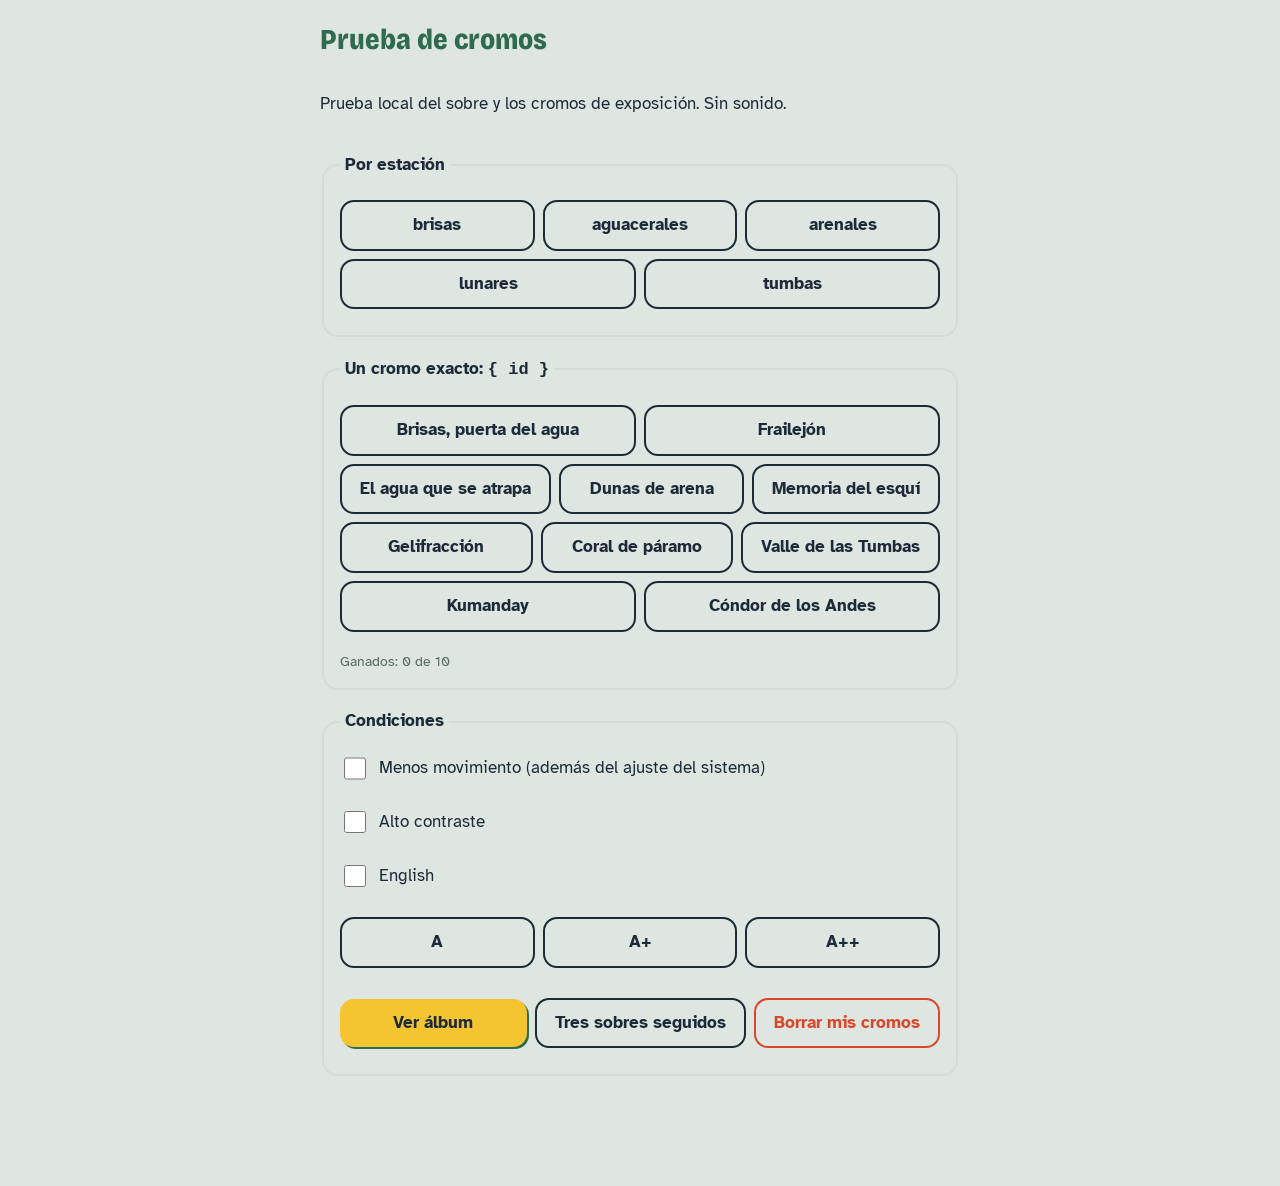
<file: cromos.html>
<!doctype html>
<html lang="es">
<head>
  <meta charset="utf-8">
  <meta name="viewport" content="width=device-width, initial-scale=1, viewport-fit=cover">
  <title>Fray · prueba de cromos</title>
  <meta name="robots" content="noindex">
  <link rel="icon" href="icons/icon-192.png">
  <link rel="stylesheet" href="styles.css">
  <style>
    :root { --hoja: var(--papel-2); --linea: var(--papel-3); --radio: 16px; }
    main { width: min(100% - 2rem, 40rem); margin: 1.5rem auto; display: grid; gap: 1.2rem; }
    h1 { font: 800 1.8rem/1.1 var(--display); font-stretch: 85%; color: var(--verde); margin: 0; }
    fieldset { border: 2px solid var(--linea); border-radius: var(--radio); padding: .8rem 1rem 1rem; display: grid; gap: .6rem; }
    legend { font-weight: 700; padding: 0 .3rem; }
    .fila { display: flex; flex-wrap: wrap; gap: .5rem; }
    .fila .btn { flex: 1 1 10rem; }
    .gano { margin: 0; font-size: .9rem; color: var(--gris); }
    label { display: flex; gap: .6rem; align-items: center; min-height: 44px; }
    input[type="checkbox"] { width: 1.4rem; height: 1.4rem; }
  </style>
</head>
<body>
  <main>
    <h1>Prueba de cromos</h1>
    <p>Prueba local del sobre y los cromos de exposición. Sin sonido.</p>

    <fieldset>
      <legend>Por estación</legend>
      <div class="fila" id="por-estacion"></div>
    </fieldset>

    <fieldset>
      <legend>Un cromo exacto: <code>{ id }</code></legend>
      <div class="fila" id="por-id"></div>
      <p class="gano" id="gano" aria-live="polite"></p>
    </fieldset>

    <fieldset>
      <legend>Condiciones</legend>
      <label><input type="checkbox" id="quieto"> Menos movimiento (además del ajuste del sistema)</label>
      <label><input type="checkbox" id="contraste"> Alto contraste</label>
      <label><input type="checkbox" id="ingles"> English</label>
      <div class="fila" id="letra">
        <button class="btn btn-linea" type="button" data-letra="1">A</button>
        <button class="btn btn-linea" type="button" data-letra="2">A+</button>
        <button class="btn btn-linea" type="button" data-letra="3">A++</button>
      </div>
      <div class="fila">
        <button class="btn btn-flor" type="button" id="ver-album">Ver álbum</button>
        <button class="btn btn-linea" type="button" id="tres">Tres sobres seguidos</button>
        <button class="btn btn-peligro" type="button" id="olvidar">Borrar mis cromos</button>
      </div>
    </fieldset>
  </main>

  <script type="module">
    import { ganados, olvidar } from './js/cromos-demo.js';
    import { asegurarVigencia } from './js/vigencia.js';
    import { cargarPaquete } from './js/ui-paquete.js';
    const raiz = document.documentElement;
    const disparar = (detail) => document.dispatchEvent(new CustomEvent('fray:cromo', { detail }));
    await asegurarVigencia();
    await cargarPaquete();
    if (!(await asegurarVigencia()).vigente) {
      document.querySelector('main').replaceChildren(document.createTextNode('El contenido del parque venció.'));
      throw new Error('Contenido del parque vencido');
    }
    const r = await fetch('contenido/cromos.json');
    const { cromos } = await r.json();
    const estaciones = [...new Set(cromos.map((c) => c.estacion).filter(Boolean))];
    const boton = (texto, fn) => { const b = document.createElement('button'); b.type = 'button'; b.className = 'btn btn-linea'; b.textContent = texto; b.onclick = fn; return b; };
    for (const e of estaciones) document.getElementById('por-estacion').append(boton(e, () => disparar({ estacion: e })));
    for (const c of cromos) document.getElementById('por-id').append(boton(c.nombre, () => disparar({ id: c.id })));
    const pintar = () => { document.getElementById('gano').textContent = `Ganados: ${ganados().length} de ${cromos.length}`; };
    pintar();
    document.addEventListener('fray:cromo-pegado', pintar);
    document.getElementById('ver-album').onclick = () => document.dispatchEvent(new CustomEvent('fray:album'));
    document.getElementById('olvidar').onclick = () => { olvidar(); pintar(); };
    document.getElementById('tres').onclick = () => ['brisas-agua', 'aguacerales-frailejon', 'condor'].forEach((id) => disparar({ id }));
    document.getElementById('quieto').onchange = (e) => { if (e.target.checked) raiz.dataset.movimiento = 'reducido'; else delete raiz.dataset.movimiento; };
    document.getElementById('contraste').onchange = (e) => { if (e.target.checked) raiz.dataset.contraste = 'alto'; else delete raiz.dataset.contraste; };
    document.getElementById('ingles').onchange = (e) => { raiz.lang = e.target.checked ? 'en' : 'es'; };
    for (const b of document.querySelectorAll('#letra button')) b.onclick = () => { raiz.dataset.letra = b.dataset.letra; };
  </script>
</body>
</html>
</file>
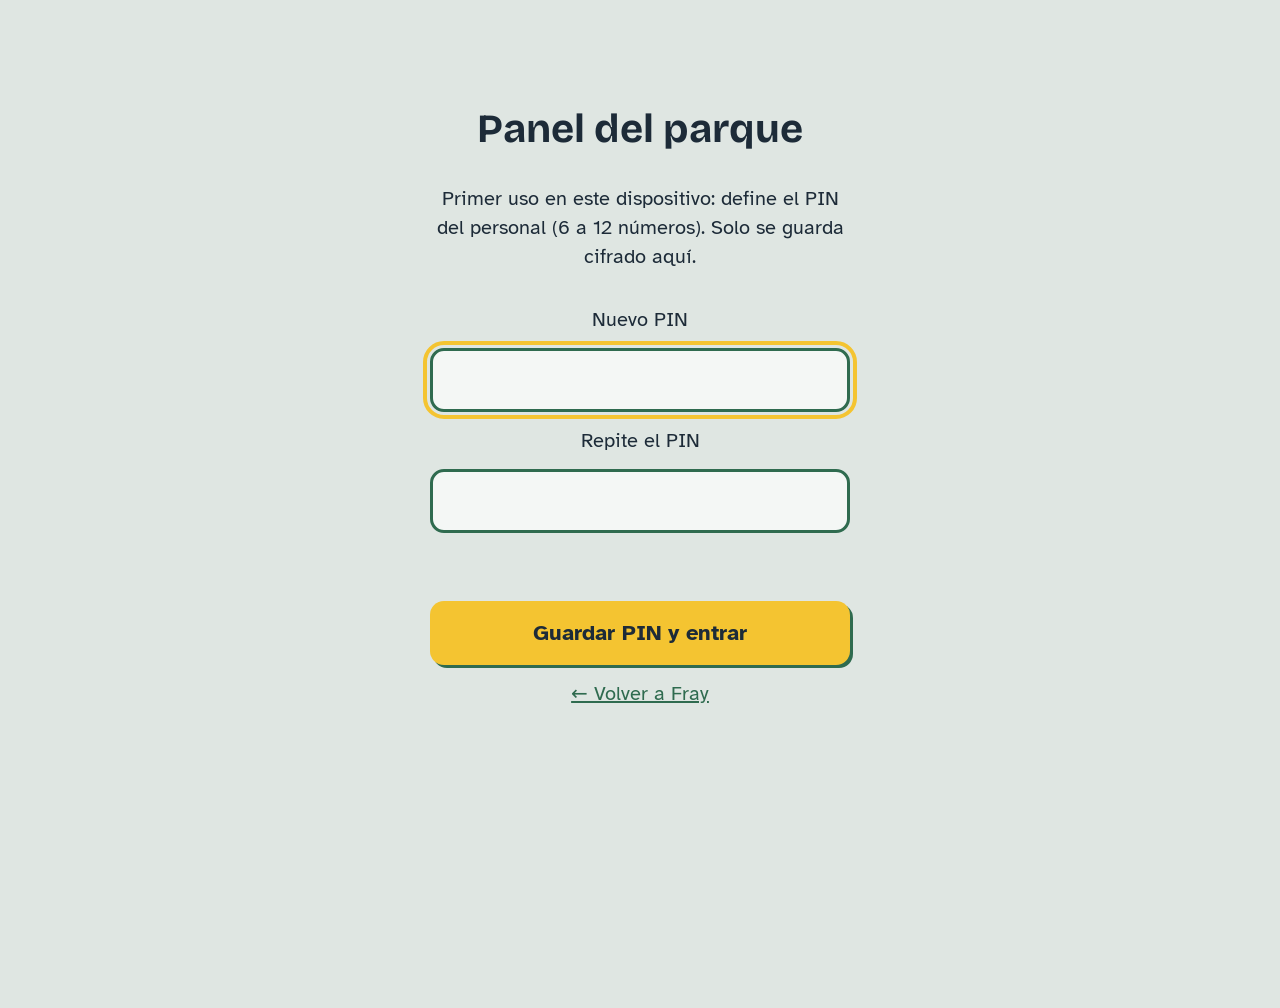
<file: panel.html>
<!doctype html>
<html lang="es">
<head>
  <meta charset="utf-8">
  <meta name="viewport" content="width=device-width, initial-scale=1">
  <title>Panel del parque · Fray</title>
  <meta name="theme-color" content="#2f6b4f">
  <link rel="manifest" href="manifest.json">
  <link rel="icon" href="icons/icon-192.png">
  <link rel="stylesheet" href="panel.css">
</head>
<body>
  <!-- Entrada con PIN: uno por dispositivo, lo define el personal en el primer uso (js/panel-pin.js) -->
  <form class="login" id="login">
    <h1>Panel del parque</h1>
    <p id="login-ayuda">Solo para el personal del parque.</p>
    <label for="pin" id="pin-etiqueta">PIN del personal</label>
    <input id="pin" type="password" inputmode="numeric" autocomplete="off" required>
    <label for="pin2" id="pin2-etiqueta" hidden>Repite el PIN</label>
    <input id="pin2" type="password" inputmode="numeric" autocomplete="off" hidden>
    <p class="error" id="pin-error" role="alert"></p>
    <button class="btn btn-flor btn-grande" id="btn-entrar">Entrar</button>
    <button class="btn btn-peligro btn-mini" type="button" id="btn-restablecer">Restablecer PIN (borra los datos del panel en este dispositivo)</button>
    <a href="./">← Volver a Fray</a>
  </form>

  <div class="panel" id="panel" hidden>
    <h1>Panel del parque</h1>
    <p id="resumen"></p>
    <p class="aviso-demo" id="aviso-ejemplo" hidden></p>

    <nav class="pestanas" role="tablist">
      <button role="tab" data-tab="fichas" aria-selected="true">Fichas</button>
      <button role="tab" data-tab="importar">Importar y exportar</button>
      <button role="tab" data-tab="sin">Preguntas sin respuesta</button>
      <button role="tab" data-tab="versiones">Versiones</button>
      <button role="tab" data-tab="qr">QR de estación</button>
      <button role="tab" data-tab="sync">Sincronización</button>
      <a class="btn btn-mini btn-linea" href="./" style="margin-left:auto">Ver como visitante</a>
    </nav>

    <!-- Fichas: lista + editor -->
    <section data-panel="fichas">
      <div id="lista-fichas">
        <div class="filtros">
          <input type="search" id="f-buscar" placeholder="Buscar por título, texto o pregunta" aria-label="Buscar">
          <select id="f-estacion" aria-label="Estación"></select>
          <select id="f-tipo" aria-label="Tipo"></select>
          <select id="f-estado" aria-label="Estado">
            <option value="">Todos los estados</option>
            <option value="validado">Validado</option>
            <option value="borrador">Borrador</option>
            <option value="bloqueada">Bloqueada</option>
          </select>
          <button class="btn btn-flor" id="btn-nueva">+ Nueva ficha</button>
        </div>
        <table class="tabla">
          <thead><tr><th>Título</th><th>Estación</th><th>Tipo</th><th>Citas</th><th>Estado</th></tr></thead>
          <tbody id="tbody-fichas"></tbody>
        </table>
      </div>

      <form class="form-ficha" id="form-ficha" hidden>
        <h2 id="ed-titulo-form">Editar ficha</h2>
        <div class="fila-campos">
          <label class="campo"><span>Título</span><input name="titulo" required></label>
          <label class="campo"><span>Identificador</span><input name="id" required pattern="[a-z0-9\-]+"><small>Minúsculas y guiones. No cambia después de crearla.</small></label>
        </div>
        <div class="fila-campos">
          <label class="campo"><span>Estación</span><select name="estacion"></select></label>
          <label class="campo"><span>Tema</span><select name="tema"></select></label>
          <label class="campo"><span>Tipo</span><select name="tipo"></select><small>«relato» se muestra como tradición oral.</small></label>
          <label class="campo"><span>Estado</span><select name="estado"></select></label>
        </div>
        <label class="campo"><span>Texto (del guion)</span><textarea name="texto" required></textarea><small>Copia el texto literal o casi literal del guion.</small></label>
        <label class="campo"><span>Respuesta breve</span><textarea name="breve" required style="min-height:70px"></textarea><small>1-2 frases copiadas del propio texto de arriba.</small></label>
        <div class="campo">
          <span>Citas (guion y página del PDF)</span>
          <div id="ed-citas"></div>
          <button type="button" class="btn btn-mini btn-linea" id="btn-cita">+ Añadir cita</button>
        </div>
        <label class="campo"><span>Formas de preguntar (una por línea)</span><textarea name="preguntas" style="min-height:90px"></textarea><small>La primera aparece como sugerencia en la estación.</small></label>
        <div class="fila-campos">
          <label class="interruptor"><input type="checkbox" name="bloqueada"> Bloqueada (no se usa para responder)</label>
          <label class="campo"><span>Motivo del bloqueo</span><input name="motivo"></label>
        </div>
        <p class="error" id="ed-errores" role="alert"></p>
        <div class="acciones">
          <button class="btn btn-flor" type="submit">Guardar</button>
          <button class="btn btn-linea" type="button" id="btn-cancelar">Cancelar</button>
          <button class="btn btn-peligro" type="button" id="btn-borrar">Borrar ficha</button>
        </div>
      </form>
    </section>

    <!-- Importar y exportar -->
    <section data-panel="importar" hidden>
      <h2>Importar fichas</h2>
      <p>Sube un CSV o un JSON. Las fichas con el mismo identificador se reemplazan; las demás se agregan.
        Un JSON con <code>estaciones</code> y <code>fichas</code> se toma como <b>paquete completo</b> (así se copia de un dispositivo a otro).</p>
      <div class="acciones">
        <label class="btn btn-flor">Elegir archivo… <input type="file" id="archivo" accept=".csv,.json,text/csv,application/json" hidden></label>
        <button class="btn btn-linea" id="btn-plantilla-csv">Descargar plantilla CSV</button>
        <button class="btn btn-linea" id="btn-plantilla-json">Descargar plantilla JSON</button>
      </div>
      <div id="import-resultado"></div>
      <h2 style="margin-top:28px">Exportar el paquete</h2>
      <p>Descarga el paquete con todas las fichas para llevarlo por USB a los otros dispositivos (en Brisas, antes de subir).</p>
      <button class="btn btn-verde" id="btn-exportar">Exportar paquete (JSON)</button>
      <h2 style="margin-top:28px">Publicar para todos los teléfonos</h2>
      <p>En el PC de Brisas: 1) «Exportar para publicar» → 2) doble clic en «Publicar» en el escritorio → en 1-2 minutos todo
        teléfono con señal recibe y activa la versión nueva solo. Paso a paso en <code>docs/operacion-base.md</code>.</p>
      <button class="btn btn-flor" id="btn-exportar-publicar">Exportar para publicar</button>
      <p id="export-resultado" role="status"></p>
    </section>

    <!-- Preguntas sin respuesta -->
    <section data-panel="sin" hidden>
      <h2>Preguntas sin respuesta</h2>
      <p>Preguntas que Fray no pudo responder con los guiones. Se guardan solo en este dispositivo, sin datos de quién preguntó.</p>
      <div class="acciones">
        <button class="btn btn-linea" id="btn-sin-csv">Exportar CSV</button>
        <button class="btn btn-peligro" id="btn-sin-limpiar">Limpiar lista</button>
      </div>
      <table class="tabla" style="margin-top:12px">
        <thead><tr><th>Fecha</th><th>Estación</th><th>Pregunta</th><th></th></tr></thead>
        <tbody id="tbody-sin"></tbody>
      </table>
    </section>

    <!-- Versiones -->
    <section data-panel="versiones" hidden>
      <h2>Versiones del paquete</h2>
      <p>Cada vez que guardas se crea una versión nueva. Puedes volver a una anterior.</p>
      <p><button class="btn btn-linea" id="btn-base">Volver al paquete que trae la app</button></p>
      <table class="tabla">
        <thead><tr><th>Versión</th><th>Fecha</th><th>Cambio</th><th>Fichas</th><th></th></tr></thead>
        <tbody id="tbody-versiones"></tbody>
      </table>
    </section>

    <!-- QR de estación -->
    <section data-panel="qr" hidden>
      <h2>QR de estación para imprimir</h2>
      <p>El visitante lo escanea y Fray abre esa estación. Va firmado con la clave del paquete y se verifica sin internet.</p>
      <div class="filtros">
        <select id="qr-estacion" aria-label="Estación"></select>
        <button class="btn btn-flor" id="btn-imprimir">Imprimir</button>
      </div>
      <p class="aviso-demo" id="qr-aviso" hidden>Este paquete no trae clave propia: el QR usa la clave de demostración.</p>
      <div class="imprimible" id="qr-tarjeta"></div>
    </section>

    <!-- Sincronización con la base (contrato §5) -->
    <section data-panel="sync" hidden>
      <h2>Sincronización con la base</h2>
      <p id="sync-estado" class="estado"></p>
      <p id="sync-detalle"></p>
      <div class="acciones">
        <button class="btn btn-flor" id="btn-sync-ahora">Sincronizar ahora</button>
        <button class="btn btn-linea" id="btn-sync-atras">Volver a la versión anterior</button>
        <label class="btn btn-linea">Importar paquete (USB)… <input type="file" id="archivo-usb" accept=".json,application/json" hidden></label>
        <button class="btn btn-linea" id="btn-sync-exportar">Exportar preguntas (USB)</button>
      </div>
      <p id="sync-resultado" role="status"></p>

      <h3 style="margin-top:24px">De dónde se bajan las actualizaciones</h3>
      <p>Vacío = lo publicado en este mismo sitio (<code>/publicado</code>, por defecto). O el servidor de la base, p. ej.
        <code>http://192.168.4.1:8090</code> (wifi local de Brisas).</p>
      <div class="filtros">
        <input id="sync-url" type="url" placeholder="http://192.168.4.1:8090" aria-label="Dirección de la base">
        <button class="btn btn-verde" id="btn-sync-url">Guardar dirección</button>
      </div>
      <h3 style="margin-top:24px">Dónde se suben las preguntas sin respuesta</h3>
      <p>El servidor de la base (<code>servidor/sync_base.py</code>, p. ej. <code>http://192.168.4.1:8090</code>). Vacío = las
        preguntas se quedan en cola en el teléfono hasta que haya dónde subirlas (el sitio publicado no recibe preguntas).</p>
      <div class="filtros">
        <input id="sync-subida" type="url" placeholder="http://192.168.4.1:8090" aria-label="Servidor para subir preguntas">
        <button class="btn btn-verde" id="btn-sync-subida">Guardar servidor</button>
      </div>

      <h3 style="margin-top:24px">Bandeja de la base: preguntas sin respuesta de todos los dispositivos</h3>
      <div class="filtros">
        <input id="sync-token" type="password" placeholder="Token del panel (si la base lo pide)" aria-label="Token del panel" autocomplete="off">
        <button class="btn btn-flor" id="btn-bandeja">Cargar bandeja</button>
      </div>
      <table class="tabla">
        <thead><tr><th>Veces</th><th>Pregunta</th><th>Estación</th><th>Última</th><th></th></tr></thead>
        <tbody id="tbody-bandeja"></tbody>
      </table>
    </section>
  </div>

  <script src="lib/qrcode.js" defer></script>
  <script type="module" src="js/panel.js"></script>
</body>
</html>
</file>
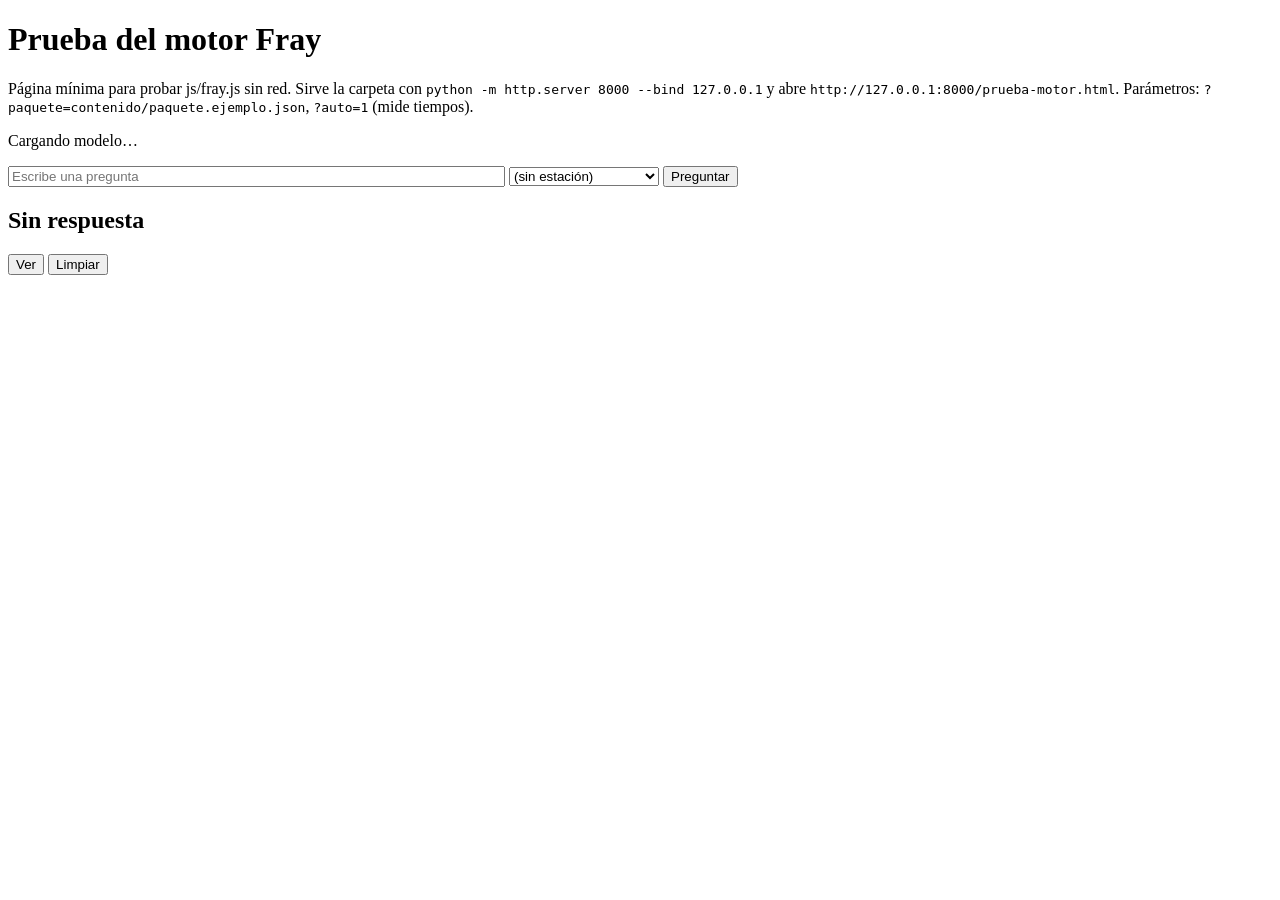
<file: prueba-motor.html>
<!doctype html>
<html lang="es">
<head>
<meta charset="utf-8">
<meta name="viewport" content="width=device-width, initial-scale=1">
<title>Prueba del motor Fray</title>
</head>
<body>
<h1>Prueba del motor Fray</h1>
<p>Página mínima para probar js/fray.js sin red. Sirve la carpeta con <code>python -m http.server 8000 --bind 127.0.0.1</code> y abre
<code>http://127.0.0.1:8000/prueba-motor.html</code>. Parámetros: <code>?paquete=contenido/paquete.ejemplo.json</code>, <code>?auto=1</code> (mide tiempos).</p>
<p id="estado">Cargando…</p>
<form id="f">
  <input id="q" size="60" placeholder="Escribe una pregunta" autocomplete="off">
  <select id="est"><option value="">(sin estación)</option></select>
  <button>Preguntar</button>
</form>
<pre id="out"></pre>
<h2>Sin respuesta</h2>
<button id="ver">Ver</button> <button id="limpiar">Limpiar</button>
<pre id="sr"></pre>
<pre id="salida"></pre>
<script type="module">
import * as fray from './js/fray.js';
const $ = (id) => document.getElementById(id);
const url = new URL(location.href);
const ruta = url.searchParams.get('paquete') || 'contenido/paquete.json';
const paquete = await (await fetch(ruta)).json();
for (const e of paquete.estaciones || []) $('est').add(new Option(e.nombre, e.id));
const t0 = performance.now();
const info = await fray.cargar(paquete, { alAvance: (a) => { $('estado').textContent = a.fase === 'indice' ? `Construyendo índice ${a.hechos}/${a.total}…` : 'Cargando modelo…'; } });
const msCargar = Math.round(performance.now() - t0);
$('estado').textContent = `Listo (${ruta}, versión ${paquete.version}): modo ${info.modo}, ${info.fichas} fichas, ${info.vectores} vectores, cargar ${msCargar} ms ` + JSON.stringify(info.tiempos);
$('f').onsubmit = async (e) => {
  e.preventDefault();
  const t = performance.now();
  const r = await fray.preguntar($('q').value, { estacion: $('est').value || null });
  $('out').textContent = `${Math.round(performance.now() - t)} ms\n` + JSON.stringify(r, null, 1);
};
$('ver').onclick = () => { $('sr').textContent = JSON.stringify(fray.sinRespuesta(), null, 1); };
$('limpiar').onclick = () => { fray.limpiarSinRespuesta(); $('sr').textContent = '[]'; };
if (url.searchParams.get('auto')) {
  const banco = url.searchParams.get('banco');
  const preguntas = banco ? (await (await fetch(banco)).json()).preguntas : null;
  const qs = preguntas ? preguntas.map((x) => x.p) : (url.searchParams.get('q') || '¿por qué se rompen las rocas?|¿qué significa Kumanday?|¿quién ganó el mundial?|me siento mareado|¿qué es el frailejón?|¿cuánto mide el parque?').split('|');
  const res = [];
  for (const q of qs) {
    const t = performance.now();
    const est = preguntas ? preguntas[res.length].estacion : url.searchParams.get('estacion');
    const r = await fray.preguntar(q, { estacion: est || null });
    res.push({ q, ms: Math.round(performance.now() - t), tipo: r.tipo, fichas: r.fichas, breve: r.breve.slice(0, 90), fraseRespaldo: r.fraseRespaldo ? r.fraseRespaldo.slice(0, 60) : undefined, diag: r._diag });
  }
  const primera = res.find((x) => x.tipo === 'respuesta');
  const sim = primera ? await fray.similitud([primera.breve, 'El volcán está en alerta verde y se puede subir.'], primera.fichas[0]) : null;
  // segunda carga: debe salir de la caché de IndexedDB
  const t1 = performance.now();
  const info2 = await fray.cargar(paquete);
  $('salida').textContent = 'RESULTADO ' + JSON.stringify({ msCargar, info, msCargar2: Math.round(performance.now() - t1), info2, res, sim: sim && { ficha: primera.fichas[0], frases: sim.frases.length, max: sim.sim && sim.sim.map((f) => Math.max(...f).toFixed(3)) } });
}
</script>
</body>
</html>
</file>
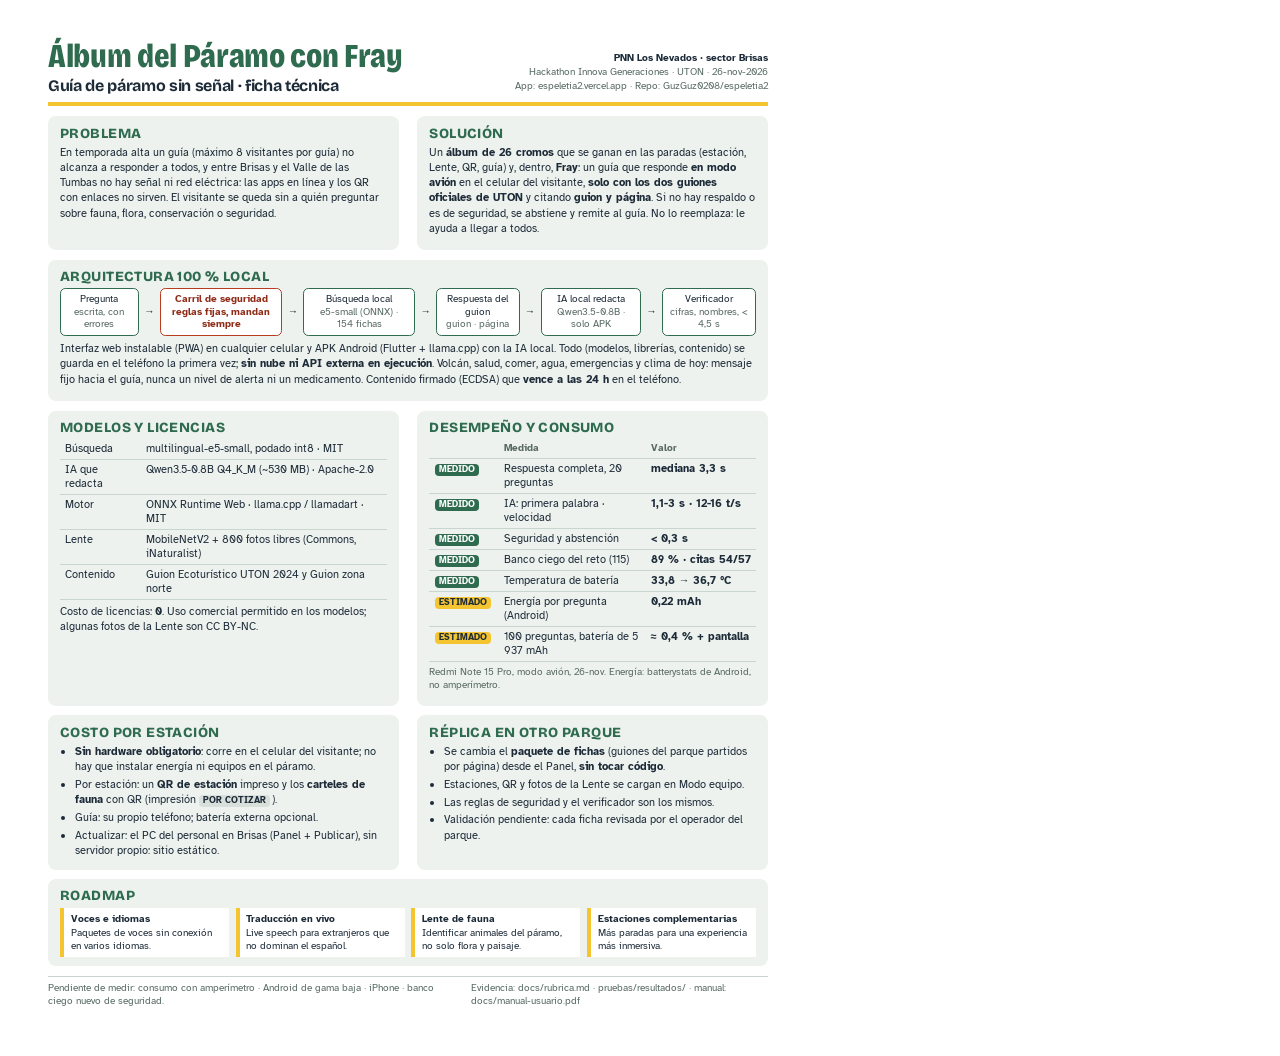
<file: docs/ficha-tecnica.html>
<!doctype html>
<html lang="es">
<head>
<meta charset="utf-8">
<title>Ficha técnica · Álbum del Páramo con Fray</title>
<style>
@font-face { font-family: 'Bricolage'; src: url('../fonts/bricolage-grotesque-latin-wdth-normal.woff2') format('woff2'); font-weight: 200 800; font-stretch: 75% 100%; }
@font-face { font-family: 'Atkinson'; src: url('../fonts/atkinson-hyperlegible-latin-400-normal.woff2') format('woff2'); font-weight: 400; }
@font-face { font-family: 'Atkinson'; src: url('../fonts/atkinson-hyperlegible-latin-700-normal.woff2') format('woff2'); font-weight: 700; }
@page { size: Letter; margin: 0; }
:root { --verde: #2f6b4f; --amarillo: #f4c431; --tinta: #1d2b38; --gris: #586a63; --papel: #eef2ee; --linea: #c9d6cf; }
* { box-sizing: border-box; }
html, body { margin: 0; background: #fff; }
body { width: 8.5in; height: 11in; padding: .42in .5in .36in; font: 400 8.6pt/1.32 'Atkinson', sans-serif; color: var(--tinta); overflow: hidden; }
h1 { font: 800 25pt/1 'Bricolage', sans-serif; font-stretch: 78%; color: var(--verde); margin: 0; letter-spacing: -.01em; }
h1 span { color: var(--tinta); font-size: 12pt; font-stretch: 100%; font-weight: 700; display: block; margin-top: 3pt; }
h2 { font: 800 10.5pt/1.1 'Bricolage', sans-serif; color: var(--verde); margin: 0 0 3pt; text-transform: uppercase; letter-spacing: .03em; }
p { margin: 0 0 4pt; }
.cab { display: flex; justify-content: space-between; align-items: flex-end; border-bottom: 3pt solid var(--amarillo); padding-bottom: 6pt; margin-bottom: 8pt; }
.cab .meta { text-align: right; font-size: 7.6pt; color: var(--gris); line-height: 1.4; }
.cab .meta b { color: var(--tinta); }
.grid { display: grid; grid-template-columns: 1fr 1fr; gap: 7pt 14pt; }
.caja { background: var(--papel); border-radius: 6pt; padding: 7pt 9pt; }
.ancho { grid-column: 1 / -1; }
ul { margin: 0; padding-left: 11pt; } li { margin: 0 0 2pt; }
table { width: 100%; border-collapse: collapse; font-size: 8pt; }
td, th { text-align: left; padding: 2.2pt 4pt; border-bottom: .6pt solid var(--linea); vertical-align: top; }
th { color: var(--gris); font-weight: 700; font-size: 7.4pt; }
td.v { font-weight: 700; white-space: nowrap; }
.flujo { display: flex; align-items: center; gap: 4pt; font-size: 7.8pt; flex-wrap: nowrap; margin: 2pt 0 4pt; }
.flujo div { background: #fff; border: .8pt solid var(--verde); border-radius: 4pt; padding: 3pt 5pt; text-align: center; line-height: 1.2; }
.flujo div.seg { border-color: #b73b20; color: #8f2c17; font-weight: 700; }
.flujo i { color: var(--gris); font-style: normal; }
.etq { display: inline-block; font-size: 6.8pt; font-weight: 700; border-radius: 3pt; padding: 0 3pt; margin-right: 2pt; }
.med { background: var(--verde); color: #fff; } .est { background: var(--amarillo); color: var(--tinta); } .pen { background: #d9dfdb; color: var(--tinta); }
.pie { margin-top: 7pt; font-size: 7.2pt; color: var(--gris); border-top: .6pt solid var(--linea); padding-top: 4pt; display: flex; justify-content: space-between; gap: 10pt; }
.road { display: grid; grid-template-columns: repeat(4, 1fr); gap: 5pt; }
.road div { background: #fff; border-left: 3pt solid var(--amarillo); padding: 3pt 5pt; font-size: 7.8pt; }
</style>
</head>
<body>
<div class="cab">
  <h1>Álbum del Páramo con Fray<span>Guía de páramo sin señal · ficha técnica</span></h1>
  <div class="meta"><b>PNN Los Nevados · sector Brisas</b><br>Hackathon Innova Generaciones · UTON · 26-nov-2026<br>App: espeletia2.vercel.app · Repo: GuzGuz0208/espeletia2</div>
</div>

<div class="grid">
  <div class="caja">
    <h2>Problema</h2>
    <p>En temporada alta un guía (máximo 8 visitantes por guía) no alcanza a responder a todos, y entre Brisas y el Valle de las Tumbas no hay señal ni red eléctrica: las apps en línea y los QR con enlaces no sirven. El visitante se queda sin a quién preguntar sobre fauna, flora, conservación o seguridad.</p>
  </div>
  <div class="caja">
    <h2>Solución</h2>
    <p>Un <b>álbum de 26 cromos</b> que se ganan en las paradas (estación, Lente, QR, guía) y, dentro, <b>Fray</b>: un guía que responde <b>en modo avión</b> en el celular del visitante, <b>solo con los dos guiones oficiales de UTON</b> y citando <b>guion y página</b>. Si no hay respaldo o es de seguridad, se abstiene y remite al guía. No lo reemplaza: le ayuda a llegar a todos.</p>
  </div>

  <div class="caja ancho">
    <h2>Arquitectura 100 % local</h2>
    <div class="flujo">
      <div>Pregunta<br><i>escrita, con errores</i></div>→
      <div class="seg">Carril de seguridad<br>reglas fijas, mandan siempre</div>→
      <div>Búsqueda local<br><i>e5-small (ONNX) · 154 fichas</i></div>→
      <div>Respuesta del guion<br><i>guion · página</i></div>→
      <div>IA local redacta<br><i>Qwen3.5-0.8B · solo APK</i></div>→
      <div>Verificador<br><i>cifras, nombres, &lt; 4,5 s</i></div>
    </div>
    <p>Interfaz web instalable (PWA) en cualquier celular y APK Android (Flutter + llama.cpp) con la IA local. Todo (modelos, librerías, contenido) se guarda en el teléfono la primera vez; <b>sin nube ni API externa en ejecución</b>. Volcán, salud, comer, agua, emergencias y clima de hoy: mensaje fijo hacia el guía, nunca un nivel de alerta ni un medicamento. Contenido firmado (ECDSA) que <b>vence a las 24 h</b> en el teléfono.</p>
  </div>

  <div class="caja">
    <h2>Modelos y licencias</h2>
    <table>
      <tr><td>Búsqueda</td><td>multilingual-e5-small, podado int8 · MIT</td></tr>
      <tr><td>IA que redacta</td><td>Qwen3.5-0.8B Q4_K_M (~530 MB) · Apache-2.0</td></tr>
      <tr><td>Motor</td><td>ONNX Runtime Web · llama.cpp / llamadart · MIT</td></tr>
      <tr><td>Lente</td><td>MobileNetV2 + 800 fotos libres (Commons, iNaturalist)</td></tr>
      <tr><td>Contenido</td><td>Guion Ecoturístico UTON 2024 y Guion zona norte</td></tr>
    </table>
    <p style="margin-top:3pt">Costo de licencias: <b>0</b>. Uso comercial permitido en los modelos; algunas fotos de la Lente son CC BY-NC.</p>
  </div>
  <div class="caja">
    <h2>Desempeño y consumo</h2>
    <table>
      <tr><th></th><th>Medida</th><th>Valor</th></tr>
      <tr><td><span class="etq med">MEDIDO</span></td><td>Respuesta completa, 20 preguntas</td><td class="v">mediana 3,3 s</td></tr>
      <tr><td><span class="etq med">MEDIDO</span></td><td>IA: primera palabra · velocidad</td><td class="v">1,1-3 s · 12-16 t/s</td></tr>
      <tr><td><span class="etq med">MEDIDO</span></td><td>Seguridad y abstención</td><td class="v">&lt; 0,3 s</td></tr>
      <tr><td><span class="etq med">MEDIDO</span></td><td>Banco ciego del reto (115)</td><td class="v">89 % · citas 54/57</td></tr>
      <tr><td><span class="etq med">MEDIDO</span></td><td>Temperatura de batería</td><td class="v">33,8 → 36,7 °C</td></tr>
      <tr><td><span class="etq est">ESTIMADO</span></td><td>Energía por pregunta (Android)</td><td class="v">0,22 mAh</td></tr>
      <tr><td><span class="etq est">ESTIMADO</span></td><td>100 preguntas, batería de 5 937 mAh</td><td class="v">≈ 0,4 % + pantalla</td></tr>
    </table>
    <p style="margin-top:3pt;font-size:7.2pt;color:var(--gris)">Redmi Note 15 Pro, modo avión, 26-nov. Energía: batterystats de Android, no amperímetro.</p>
  </div>

  <div class="caja">
    <h2>Costo por estación</h2>
    <ul>
      <li><b>Sin hardware obligatorio</b>: corre en el celular del visitante; no hay que instalar energía ni equipos en el páramo.</li>
      <li>Por estación: un <b>QR de estación</b> impreso y los <b>carteles de fauna</b> con QR (impresión <span class="etq pen">POR COTIZAR</span>).</li>
      <li>Guía: su propio teléfono; batería externa opcional.</li>
      <li>Actualizar: el PC del personal en Brisas (Panel + Publicar), sin servidor propio: sitio estático.</li>
    </ul>
  </div>
  <div class="caja">
    <h2>Réplica en otro parque</h2>
    <ul>
      <li>Se cambia el <b>paquete de fichas</b> (guiones del parque partidos por página) desde el Panel, <b>sin tocar código</b>.</li>
      <li>Estaciones, QR y fotos de la Lente se cargan en Modo equipo.</li>
      <li>Las reglas de seguridad y el verificador son los mismos.</li>
      <li>Validación pendiente: cada ficha revisada por el operador del parque.</li>
    </ul>
  </div>

  <div class="caja ancho">
    <h2>Roadmap</h2>
    <div class="road">
      <div><b>Voces e idiomas</b><br>Paquetes de voces sin conexión en varios idiomas.</div>
      <div><b>Traducción en vivo</b><br>Live speech para extranjeros que no dominan el español.</div>
      <div><b>Lente de fauna</b><br>Identificar animales del páramo, no solo flora y paisaje.</div>
      <div><b>Estaciones complementarias</b><br>Más paradas para una experiencia más inmersiva.</div>
    </div>
  </div>
</div>

<div class="pie">
  <span>Pendiente de medir: consumo con amperímetro · Android de gama baja · iPhone · banco ciego nuevo de seguridad.</span>
  <span>Evidencia: docs/rubrica.md · pruebas/resultados/ · manual: docs/manual-usuario.pdf</span>
</div>
</body>
</html>
</file>
<file: styles.css>
/* Álbum del Páramo — estilo risografía a dos tintas (verde frailejón + amarillo flor de frailejón) */
@font-face { font-family: 'Bricolage Grotesque'; font-style: normal; font-display: swap; font-weight: 200 800; font-stretch: 75% 100%; src: url(fonts/bricolage-grotesque-latin-wdth-normal.woff2) format('woff2-variations'), url(fonts/bricolage-grotesque-latin-wdth-normal.woff2) format('woff2'); }
@font-face { font-family: 'Atkinson Hyperlegible'; font-weight: 400; font-display: swap; src: url(fonts/atkinson-hyperlegible-latin-400-normal.woff2) format('woff2'); }
@font-face { font-family: 'Atkinson Hyperlegible'; font-weight: 700; font-display: swap; src: url(fonts/atkinson-hyperlegible-latin-700-normal.woff2) format('woff2'); }

:root {
  --papel: #dfe6e2;      /* mesa / fondo del álbum: niebla fría */
  --papel-2: #eef2ef;    /* hoja del álbum y cromos */
  --papel-3: #d3dcd7;
  --tinta: #1d2b38;      /* texto: azul noche de páramo */
  --verde: #2f6b4f;      /* tinta 1: frailejón */
  --amarillo: #f4c431;   /* tinta 2: flor de frailejón */
  --sello: #d8492b;      /* sellos y alertas */
  --laguna: #6cbfc2;     /* GPS y "tú" */
  --gris: #586a63;
  --campo: #16212c;      /* vistas de campo (Lente, mapa): oscuras para el sol y la batería */
  --campo-2: #1e2d3b;
  --campo-3: #2c3f50;
  --niebla: #e6ece8;
  --mezcla: multiply;
  --sombra-hoja: 0 1px 0 var(--papel-3), 0 2px 0 var(--papel-2), 0 3px 0 var(--papel-3), 0 4px 0 var(--papel-2), 0 12px 28px rgba(29, 43, 56, .16);
  --muelle-alto: 86px;
  --cap-sendero: var(--amarillo); --cap-flora: var(--verde); --cap-fauna: var(--laguna); --cap-historias: #b73b20; /* 5,7:1 con texto blanco (el rojo del sello daba 4,3:1) */
  --display: 'Bricolage Grotesque', 'Arial Narrow', system-ui, sans-serif;
  --texto: 'Atkinson Hyperlegible', system-ui, sans-serif;
  color-scheme: light;
}
:root[data-tema="noche"] {
  --papel: #121b24; --papel-2: #1b2834; --papel-3: #0f171f;
  --tinta: #e6ece8; --verde: #84b896; --gris: #9fb1aa;
  --mezcla: normal;
  --sombra-hoja: 0 1px 0 #24343f, 0 3px 0 #1b2834, 0 4px 0 #24343f, 0 12px 28px rgba(0, 0, 0, .4);
  color-scheme: dark;
}

* { box-sizing: border-box; }
html { -webkit-text-size-adjust: 100%; }
body {
  margin: 0; min-height: 100dvh; background: var(--papel); color: var(--tinta);
  font: 1.0625rem/1.45 var(--texto); -webkit-tap-highlight-color: transparent;
  padding: env(safe-area-inset-top) 0 calc(var(--muelle-alto) + env(safe-area-inset-bottom));
  overscroll-behavior-y: none;
}
body[data-vista="lente"], body[data-vista="mapa"], body[data-vista="equipo"], body[data-vista="guia"] { background: var(--campo); color: var(--niebla); }
h1, h2, h3 { font-family: var(--display); margin: 0; line-height: 1.02; }
button { font: inherit; color: inherit; cursor: pointer; }
:focus-visible { outline: 3px solid var(--amarillo); outline-offset: 3px; border-radius: 6px; }
[hidden] { display: none !important; }
.vista { max-width: 560px; margin: 0 auto; padding: 0 16px 20px; }

/* Grano de impresión sobre el papel (estático, liviano) */
.vista-papel::before {
  content: ''; position: fixed; inset: 0; pointer-events: none; z-index: 0; opacity: .5;
  background-image: url("img/grano-papel.png"); /* textura pregenerada: el filtro SVG feTurbulence se recalculaba en cada repintado (lento con el teclado) */
}
.vista-papel > * { position: relative; z-index: 1; }

/* ---------- Botones ---------- */
.btn { display: inline-flex; align-items: center; justify-content: center; gap: 8px; min-height: 48px; padding: 11px 18px; border-radius: 14px; border: 0; font-weight: 700; white-space: nowrap; transition: transform .12s, background-color .2s; }
.btn:active { transform: scale(.97); }
.btn:disabled { opacity: .5; cursor: default; }
.btn-flor { background: var(--amarillo); color: #1d2b38; box-shadow: 2px 2px 0 var(--verde); }
.btn-linea { background: transparent; border: 2px solid currentColor; }
.btn-claro { background: rgba(230, 236, 232, .92); color: #1d2b38; }
.btn-peligro { background: transparent; border: 2px solid var(--sello); color: var(--sello); }
.btn-mini { min-height: 38px; padding: 6px 12px; border-radius: 10px; font-size: .9rem; }
.btn-ancho { width: 100%; }
.btn-cuadro { width: 48px; padding: 0; flex: 0 0 auto; }
.btn-cuadro svg { width: 24px; height: 24px; fill: currentColor; }
.btn-cuadro .onda { fill: none; stroke: currentColor; stroke-width: 2; stroke-linecap: round; }
.btn-grande { min-height: 56px; font-size: 1.08rem; }
.btn-icono { width: 44px; height: 44px; border-radius: 50%; border: 0; background: transparent; display: grid; place-items: center; }
.btn-icono svg { width: 22px; height: 22px; fill: currentColor; }
.link { background: none; border: 0; padding: 8px 0; text-decoration: underline; text-underline-offset: 3px; color: inherit; }
.acciones { display: flex; flex-wrap: wrap; gap: 10px; }

/* ---------- Cabezote del álbum ---------- */
.cabezote { display: grid; grid-template-columns: 1fr auto; align-items: end; gap: 6px; padding: 16px 0 10px; }
.cabezote h1 {
  font-size: clamp(2rem, 9vw, 2.6rem); font-weight: 800; font-stretch: 75%; letter-spacing: -.01em; color: var(--verde);
  text-shadow: 2px 1.5px 0 var(--amarillo); /* corrimiento de registro: la firma de la risografía */
}
.dueno { margin: 4px 0 0; color: var(--gris); font-size: .95rem; }
.contador { margin: 0 4px 2px 0; font-family: var(--display); font-stretch: 75%; font-weight: 800; line-height: .8; color: var(--tinta); display: flex; align-items: baseline; }
.contador b { font-size: 2.8rem; color: var(--verde); text-shadow: 2px 1.5px 0 var(--amarillo); }
.contador span { font-size: 1.25rem; opacity: .7; }
.barra-progreso { height: 6px; border-radius: 6px; background: var(--papel-3); overflow: hidden; }
.barra-progreso span { display: block; height: 100%; width: 0; background: repeating-linear-gradient(90deg, var(--verde) 0 10px, var(--amarillo) 10px 14px); transition: width .8s cubic-bezier(.2,.9,.3,1); }

/* Sobres por abrir */
.sobres-pendientes {
  margin-top: 12px; width: 100%; display: flex; align-items: center; gap: 12px; padding: 10px 14px; border: 0; border-radius: 14px;
  background: var(--verde); color: #fff; text-align: left; box-shadow: 3px 3px 0 var(--amarillo);
  animation: llamar 4s ease-in-out infinite;
}
.sobres-pendientes #sobres-txt { flex: 1; font-weight: 700; }
.sobres-abrir { background: var(--amarillo); color: #1d2b38; padding: 6px 12px; border-radius: 10px; font-weight: 700; }
.sobres-pila { position: relative; width: 34px; height: 38px; flex: 0 0 auto; }
.sobres-pila i { position: absolute; inset: 0; border-radius: 4px; background: repeating-linear-gradient(135deg, var(--amarillo) 0 5px, #e9b520 5px 9px); border: 2px solid #fff; }
.sobres-pila i:nth-child(1) { transform: rotate(-12deg) translateX(-4px); }
.sobres-pila i:nth-child(2) { transform: rotate(6deg) translateX(3px); }
@keyframes llamar { 0%, 86%, 100% { transform: none; } 90% { transform: rotate(-1.2deg); } 94% { transform: rotate(1.2deg); } }

.pista { margin: 12px 2px 14px; color: var(--gris); font-size: .95rem; display: flex; gap: 8px; align-items: baseline; }
.pista.accion { cursor: pointer; text-decoration: underline; text-decoration-color: color-mix(in srgb, var(--gris) 40%, transparent); text-underline-offset: 3px; }
.pista::before { content: ''; width: 9px; height: 9px; border-radius: 50%; background: var(--amarillo); box-shadow: 1.5px 1px 0 var(--verde); flex: 0 0 auto; transform: translateY(-1px); }

/* ---------- Libro, páginas e índice ---------- */
.libro { position: relative; padding-right: 32px; }
.paginas { position: relative; z-index: 1; display: grid; }
.paginas > .pagina { grid-area: 1 / 1; }
.pagina {
  background: var(--papel-2); border-radius: 4px 16px 16px 4px; padding: 16px 14px 12px 20px; box-shadow: var(--sombra-hoja);
  transform-origin: left center; backface-visibility: hidden; will-change: transform;
  background-image: linear-gradient(90deg, rgba(29, 43, 56, .10), transparent 14px);
}
.pagina.debajo { z-index: 0; }
.pagina.girando { z-index: 2; }
.pagina-cab { display: grid; grid-template-columns: auto 1fr auto; align-items: center; gap: 10px; margin-bottom: 14px; }
.pagina-num { font-family: var(--display); font-weight: 800; font-stretch: 75%; font-size: 1.15rem; width: 44px; height: 44px; display: grid; place-items: center; border-radius: 50%; background: var(--cap, var(--amarillo)); color: #1d2b38; box-shadow: 2px 1.5px 0 var(--verde); }
.pagina h2 { font-size: 1.55rem; font-weight: 800; font-stretch: 80%; }
.pagina-cuenta { font-family: var(--display); font-weight: 700; font-stretch: 75%; color: var(--gris); font-size: 1.1rem; }
.pagina-completa { margin: 12px 0 0; display: inline-block; padding: 4px 12px; border: 2px solid var(--sello); color: var(--sello); border-radius: 999px; font-weight: 700; transform: rotate(-2deg); }
.pagina-pie { display: flex; justify-content: space-between; margin-top: 14px; font-size: .75rem; color: var(--gris); opacity: .8; }
.cap-sendero { --cap: var(--cap-sendero); } .cap-flora { --cap: var(--cap-flora); } .cap-fauna { --cap: var(--cap-fauna); } .cap-historias { --cap: var(--cap-historias); }
.cap-flora .pagina-num, .cap-historias .pagina-num { color: #fff; }

.indice { position: absolute; z-index: 0; right: 0; top: 18px; display: flex; flex-direction: column; gap: 6px; }
.pestana {
  width: 46px; height: 62px; border: 0; border-radius: 0 12px 12px 0; padding: 0 0 0 12px;
  background: var(--cap); color: #1d2b38; font-family: var(--display); font-weight: 800; font-stretch: 75%; font-size: 1rem;
  box-shadow: 2px 2px 0 rgba(29, 43, 56, .25); transform: translateX(-6px); transition: transform .2s;
  display: grid; place-items: center; position: relative;
}
.pestana.cap-flora, .pestana.cap-historias { color: #fff; }
.pestana[aria-current="page"] { transform: translateX(2px); box-shadow: 3px 3px 0 rgba(29, 43, 56, .3); }
.pestana.completo::after { content: ''; position: absolute; top: 6px; right: 6px; width: 8px; height: 8px; border-radius: 50%; background: #fff; box-shadow: 0 0 0 2px var(--cap); }

/* ---------- Ranuras (espacios para pegar) ---------- */
.ranuras { display: grid; grid-template-columns: repeat(2, minmax(0, 1fr)); gap: 10px; }
.ranura {
  position: relative; aspect-ratio: 3 / 4; padding: 0; border-radius: 10px; border: 2px dashed color-mix(in srgb, var(--verde) 40%, transparent);
  background: color-mix(in srgb, var(--papel) 55%, transparent); display: grid; place-items: center; overflow: visible; color: var(--verde);
}
.ranura .silueta { width: 74%; height: auto; }
.silueta .ink-g { fill: var(--verde); opacity: .16; }
.silueta .ink-g .l { fill: none; stroke: var(--verde); stroke-width: 3; }
.ranura-num { position: absolute; top: 4px; left: 8px; font-family: var(--display); font-weight: 800; font-stretch: 75%; font-size: 1.5rem; color: color-mix(in srgb, var(--verde) 55%, transparent); }
.ranura-como { position: absolute; bottom: 6px; left: 6px; right: 6px; font-size: .7rem; line-height: 1.15; color: var(--gris); text-align: center; }
.ranura.bloqueada { opacity: .65; }
.ranura.ranura-foto { padding: 0; border-style: solid; opacity: 1; }
.ranura-foto .sc-cromo { width: 100%; border-radius: inherit; box-shadow: none; }
.ranura.en-sobre { border-style: solid; border-color: var(--amarillo); animation: latido 1.6s ease-in-out infinite; }
.ranura.en-sobre .ranura-como { color: var(--tinta); font-weight: 700; }
@keyframes latido { 50% { box-shadow: 0 0 0 5px color-mix(in srgb, var(--amarillo) 40%, transparent); } }
.ranura.llena { border: 0; background: transparent; }
.ranura.llena .cromo { width: 100%; filter: drop-shadow(1px 2px 1.5px rgba(29, 43, 56, .25)); }
.ranura.recien .cromo { animation: estampar .9s ease-out; }
@keyframes estampar { 0% { filter: drop-shadow(0 0 0 var(--amarillo)) brightness(1.15); } 40% { filter: drop-shadow(0 0 10px var(--amarillo)) brightness(1.1); } 100% { filter: drop-shadow(1px 2px 1.5px rgba(29, 43, 56, .25)); } }

/* ---------- Ilustraciones risográficas ---------- */
.ilus .ink-y { fill: var(--amarillo); }
.ilus .ink-g { fill: var(--verde); mix-blend-mode: var(--mezcla); }
.ilus .ink-p { fill: var(--papel-2); }
.ilus .l { fill: none !important; stroke-width: 3; stroke-linecap: round; }
.ilus .ink-y .l { stroke: var(--amarillo); }
.ilus .ink-g .l { stroke: var(--verde); }
.ilus .ink-p .l { stroke: var(--papel-2); stroke-width: 2.2; }

/* ---------- Cromo ---------- */
.cromo { container-type: inline-size; position: relative; aspect-ratio: 3 / 4; width: 100%; perspective: 1100px; }
.cromo-giro {
  position: absolute; inset: 0; transform-style: preserve-3d;
  transform: rotateX(var(--rx, 0deg)) rotateY(calc(var(--ry, 0deg) + var(--giro, 0deg)));
  transition: transform .62s cubic-bezier(.3, 1.25, .5, 1);
}
.cromo.volteado { --giro: 180deg; }
.cara { position: absolute; inset: 0; border-radius: 4.5cqw; overflow: hidden; backface-visibility: hidden; -webkit-backface-visibility: hidden; }
.frente { background: linear-gradient(to top, var(--amarillo) 0 25cqw, #f5f7f4 25cqw); color: #1d2b38; }
.cromo-imagen { position: absolute; inset: 4cqw 4cqw 29cqw; border-radius: 2.4cqw; overflow: hidden; background: #e2e9e4; display: grid; place-items: center; }
.cromo-imagen img { width: 100%; height: 100%; object-fit: cover; display: block; }
.cromo-imagen .ilus { width: 88%; height: 88%; }
.frente .ilus .ink-p { fill: #e2e9e4; } .frente .ilus .ink-p .l { stroke: #e2e9e4; }
.frente .ilus .ink-g { fill: #2f6b4f; mix-blend-mode: multiply; } .frente .ilus .ink-g .l { stroke: #2f6b4f; }
.cromo-num { position: absolute; left: 4.5cqw; bottom: 3.5cqw; font-family: var(--display); font-weight: 800; font-stretch: 75%; font-size: 19cqw; line-height: .8; color: #2f6b4f; }
.cromo-nombre { position: absolute; left: 30cqw; right: 4cqw; bottom: 4.5cqw; font-family: var(--display); font-weight: 700; font-stretch: 85%; font-size: 8cqw; line-height: 1; display: -webkit-box; -webkit-line-clamp: 2; -webkit-box-orient: vertical; overflow: hidden; }
.cromo-sello {
  position: absolute; top: 6cqw; right: 6cqw; width: 27cqw; aspect-ratio: 1; border-radius: 50%; border: 1.3cqw solid #d8492b; color: #d8492b;
  display: grid; place-content: center; text-align: center; transform: rotate(-14deg); background: rgba(255, 255, 255, .55); line-height: 1.05;
  box-shadow: inset 0 0 0 1.1cqw rgba(255, 255, 255, .55), inset 0 0 0 1.6cqw #d8492b;
}
.cromo-sello b { font-size: 5cqw; } .cromo-sello i { font-style: normal; font-size: 3.3cqw; font-weight: 700; }
.dorso { transform: rotateY(180deg); background: #f5f7f4; color: #1d2b38; }
.dorso-patron { position: absolute; inset: 0; opacity: .13; background: repeating-linear-gradient(45deg, #2f6b4f 0 2cqw, transparent 2cqw 5cqw), radial-gradient(circle at 50% 50%, #f4c431 0 12cqw, transparent 12.5cqw); }
.dorso-texto { position: absolute; inset: 0; padding: 7cqw 7cqw 6cqw; display: flex; flex-direction: column; gap: 2cqw; overflow: hidden; }
.dorso-cab { margin: 0; font-size: 4.2cqw; color: #586a63; } .dorso-cab b { color: #2f6b4f; font-family: var(--display); font-stretch: 75%; font-size: 6cqw; }
.dorso h3 { font-size: 10cqw; font-weight: 800; font-stretch: 80%; color: #2f6b4f; text-shadow: .5cqw .4cqw 0 #f4c431; }
.dorso-et { margin: 2cqw 0 0; font-size: 3.8cqw; font-weight: 700; color: #586a63; }
.dorso-dato { margin: 0; font-size: 5.6cqw; line-height: 1.32; }
.dorso-fuente, .dorso-meta { margin: 0; font-size: 3.5cqw; color: #586a63; }
.dorso-meta { margin-top: auto; }
.cromo.tapado .dorso-texto { visibility: hidden; }
.cromo.tapado .dorso-patron { opacity: .9; background: repeating-linear-gradient(135deg, #2f6b4f 0 4cqw, #2a6046 4cqw 8cqw); }
.cromo.tapado .dorso::after { content: ''; position: absolute; inset: 30% 18%; border-radius: 50%; background: radial-gradient(circle, #f4c431 0 45%, transparent 46%); opacity: .95; }

/* Brillantes: lámina holográfica que reacciona al dedo o a la inclinación */
.brillante .frente { background: linear-gradient(to top, transparent 0 25cqw, #f5f7f4 25cqw), linear-gradient(100deg, #f4c431, #ffe68a 30%, #9fe0d3 55%, #f7b8d8 75%, #f4c431); }
.holo {
  position: absolute; inset: 0; pointer-events: none; mix-blend-mode: color-dodge; opacity: .55;
  background: linear-gradient(115deg, transparent 25%, rgba(255, 130, 210, .55) 38%, rgba(120, 230, 255, .55) 47%, rgba(255, 245, 140, .6) 56%, transparent 70%);
  background-size: 260% 260%; background-position: var(--hx, 50%) var(--hy, 50%);
  animation: holo 5s ease-in-out infinite alternate;
}
.cromo.grande .holo, .ranura .holo { animation: none; }
@keyframes holo { from { background-position: 0% 0%; } to { background-position: 100% 100%; } }
.cromo.grande { width: min(76vw, 330px, 56dvh * .75); }
.cromo.grande .cromo-giro { transition: transform .62s cubic-bezier(.3, 1.25, .5, 1); }
.cromo.grande.brillante .cromo-giro { transition: transform .18s ease-out; }
.cromo.grande.brillante.volteado .cromo-giro, .cromo.grande.brillante:not(.volteado) .cromo-giro:active { transition: transform .62s cubic-bezier(.3, 1.25, .5, 1); }
.cromo.grande .cara { box-shadow: 0 18px 40px rgba(0, 0, 0, .35); }

/* ---------- Capas (detalle, sobre, ajustes) ---------- */
.capa { position: fixed; inset: 0; z-index: 40; background: rgba(15, 23, 31, .92); color: var(--niebla); display: grid; place-items: center; padding: 20px 16px calc(20px + env(safe-area-inset-bottom)); overflow-y: auto; }
.detalle { width: min(100%, 420px); display: grid; justify-items: center; gap: 14px; position: relative; padding-top: 30px; }
.cerrar-x { position: absolute; top: -6px; right: -4px; width: 46px; height: 46px; border-radius: 50%; border: 0; background: rgba(230, 236, 232, .12); color: var(--niebla); font-size: 1.8rem; line-height: 1; }
.detalle-nota { margin: -4px 0 0; color: #9fb1aa; font-size: .85rem; }
.acciones-detalle { justify-content: center; }
.acciones-detalle .btn-linea { color: var(--niebla); }
.como { background: var(--papel-2); color: var(--tinta); border-radius: 18px; padding: 22px 20px; width: 100%; display: grid; gap: 8px; box-shadow: 4px 4px 0 var(--amarillo); }
.como-ilus { position: relative; width: 120px; aspect-ratio: 3 / 4; border: 2px dashed color-mix(in srgb, var(--verde) 45%, transparent); border-radius: 10px; display: grid; place-items: center; }
.como-ilus .silueta { width: 78%; }
.como-tipo { margin: 6px 0 0; color: var(--gris); font-weight: 700; font-size: .9rem; }
.como h3 { font-size: 1.8rem; font-weight: 800; font-stretch: 80%; color: var(--verde); }
.como-txt { margin: 0; }
.como-accion { display: flex; flex-wrap: wrap; gap: 10px; margin-top: 6px; }
.como .btn-linea { color: var(--tinta); }
.codigo { width: 100%; display: grid; gap: 6px; }
.codigo-et { font-weight: 700; font-size: .9rem; color: var(--gris); }
.codigo-fila { display: flex; gap: 8px; }
.codigo input { flex: 1; min-width: 0; min-height: 56px; border-radius: 14px; border: 2px solid var(--verde); background: var(--papel); color: var(--tinta); font: 800 1.8rem/1 var(--display); letter-spacing: .5em; text-align: center; padding-left: .5em; }
.final { text-align: center; }
.final-sello { margin: 0; width: 150px; height: 150px; border-radius: 50%; border: 6px solid var(--sello); color: var(--sello); display: grid; place-items: center; font: 800 2.6rem/1 var(--display); font-stretch: 75%; transform: rotate(-12deg); background: rgba(255, 255, 255, .06); }
.final h2 { font-size: 2rem; font-weight: 800; font-stretch: 80%; color: var(--amarillo); }

/* ---------- Sobre ---------- */
.capa-sobre { background: radial-gradient(ellipse at 50% 42%, #2a3d4e 0%, #111a23 70%); place-items: center; }
.capa-sobre.volando { background: transparent; pointer-events: none; }
.capa-sobre.volando .sobre-titulo, .capa-sobre.volando .sobre-quedan { visibility: hidden; }
.sobre-escena { display: grid; justify-items: center; gap: 16px; width: 100%; }
.sobre-titulo { margin: 0; min-height: 1.4em; color: #c7d3cd; font-weight: 700; text-align: center; }
.sobre-titulo.grande { font: 800 2.1rem/1 var(--display); font-stretch: 80%; color: var(--amarillo); text-shadow: 2px 1.5px 0 var(--verde); }
.sobre-mesa { position: relative; display: grid; place-items: center; }
.sobre-mesa > * { grid-area: 1 / 1; }
.sobre-mesa .cromo { z-index: 1; }
.sobre { z-index: 2; position: relative; width: min(82vw, 350px, 60dvh * .75); aspect-ratio: 3 / 4.1; cursor: grab; touch-action: none; }
.sobre-cuerpo {
  position: absolute; inset: 9% 0 0; border-radius: 6px 6px 14px 14px; overflow: hidden;
  background: repeating-linear-gradient(135deg, transparent 0 18px, rgba(244, 196, 49, .14) 18px 30px), linear-gradient(160deg, #2f6b4f, #234f3b);
  box-shadow: 0 24px 50px rgba(0, 0, 0, .45), inset 0 0 0 3px rgba(255, 255, 255, .08);
  display: grid; align-content: end; padding: 22px; color: #fff;
}
.sobre-brillante .sobre-cuerpo { background: linear-gradient(115deg, transparent 30%, rgba(255, 255, 255, .25) 45%, transparent 60%), linear-gradient(160deg, #c9a521, #2f6b4f 55%, #6cbfc2); background-size: 250% 100%, 100% 100%; animation: holo 2.6s ease-in-out infinite alternate; }
.sobre-arte { position: absolute; left: 50%; top: 40%; width: 58%; aspect-ratio: 1; transform: translate(-50%, -50%); border-radius: 50%; background: radial-gradient(circle, #f4c431 0 52%, transparent 53%); box-shadow: 6px 4px 0 rgba(255, 255, 255, .15); }
.sobre-arte::after { content: '?'; position: absolute; inset: 0; display: grid; place-items: center; font: 800 5.5rem/1 var(--display); color: #2f6b4f; }
.sobre-arte-foto { overflow: hidden; }
.sobre-arte-foto::after { content: none; }
.sobre-arte-foto .sc-cromo { width: 100%; height: 100%; box-shadow: none; }
.sobre-arte-foto .sc-cromo .sc-imagen { inset: 0; clip-path: none; }
.sobre-arte-foto .sc-cromo::before, .sobre-arte-foto .sc-num { display: none; }
.sobre-marca { margin: 0; font: 800 1.5rem/1 var(--display); font-stretch: 75%; color: var(--amarillo); text-shadow: 2px 1.5px 0 rgba(0, 0, 0, .25); }
.sobre-nombre { margin: 2px 0 0; font-weight: 700; }
.sobre-parque { margin: 0; font-size: .82rem; opacity: .8; }
.sobre-tira {
  position: absolute; left: 0; right: 0; top: 0; height: 12%; border-radius: 6px 6px 0 0;
  background: linear-gradient(160deg, #3b7d5e, #2f6b4f); box-shadow: 0 6px 14px rgba(0, 0, 0, .25);
  clip-path: polygon(0 0, 100% 0, 100% 78%, 96% 100%, 92% 78%, 88% 100%, 84% 78%, 80% 100%, 76% 78%, 72% 100%, 68% 78%, 64% 100%, 60% 78%, 56% 100%, 52% 78%, 48% 100%, 44% 78%, 40% 100%, 36% 78%, 32% 100%, 28% 78%, 24% 100%, 20% 78%, 16% 100%, 12% 78%, 8% 100%, 4% 78%, 0 100%);
}
.sobre-tira span { position: absolute; left: 6%; right: 6%; bottom: 34%; border-top: 2px dashed rgba(244, 196, 49, .7); }
.sobre-acciones { display: flex; gap: 10px; flex-wrap: wrap; justify-content: center; }
.sobre-quedan { margin: 0; min-height: 1.2em; color: #9fb1aa; font-size: .9rem; }
.chispa { position: fixed; z-index: 60; width: 16px; height: 16px; pointer-events: none; background: #fff6c8; clip-path: polygon(50% 0, 62% 38%, 100% 50%, 62% 62%, 50% 100%, 38% 62%, 0 50%, 38% 38%); filter: drop-shadow(0 0 4px #f4c431); }

/* ---------- Lente ---------- */
.vista-campo { padding-top: 12px; }
.lente-marco { position: relative; aspect-ratio: 3 / 4; max-height: 60dvh; margin: 0 auto; border-radius: 26px; overflow: hidden; background: #0c131a; }
.lente-marco video { width: 100%; height: 100%; object-fit: cover; display: block; }
.lente-marco video.espejo { transform: scaleX(-1); }
.mira { position: absolute; inset: 14% 12%; width: 76%; height: 72%; fill: none; stroke: rgba(230, 236, 232, .9); stroke-width: 3.5; stroke-linecap: round; transition: inset .35s cubic-bezier(.3, 1.4, .5, 1), stroke .2s, width .35s, height .35s; pointer-events: none; }
.mira path { vector-effect: non-scaling-stroke; }
.fijada .mira { inset: 20% 18%; width: 64%; height: 60%; stroke: var(--amarillo); stroke-width: 5; }
[data-modo="qr"] .mira { inset: 24% 20%; width: 60%; height: 45%; }
[data-modo="foto"] .mira { inset: 6%; width: 88%; height: 88%; stroke: rgba(230, 236, 232, .5); }
.lente-modo { position: absolute; top: 12px; left: 50%; transform: translateX(-50%); display: flex; padding: 4px; border-radius: 999px; background: rgba(15, 23, 31, .72); }
.lente-modo button { border: 0; background: none; padding: 8px 16px; min-height: 40px; border-radius: 999px; color: #c7d3cd; white-space: nowrap; }
.lente-modo button[aria-selected="true"] { background: var(--niebla); color: #1d2b38; font-weight: 700; }
.lente-foto-barra { position: absolute; top: 12px; left: 12px; right: 12px; display: flex; justify-content: space-between; }
.lente-chip { position: absolute; left: 50%; bottom: 16px; transform: translateX(-50%); margin: 0; padding: 8px 14px; border-radius: 999px; background: var(--amarillo); color: #1d2b38; font-weight: 700; white-space: nowrap; box-shadow: 2px 2px 0 var(--verde); max-width: 92%; overflow: hidden; text-overflow: ellipsis; }
.lente-apagada { position: absolute; inset: 0; display: grid; place-content: center; justify-items: center; gap: 12px; text-align: center; padding: 24px; background: #0c131a; color: #c7d3cd; }
.disparador { position: absolute; left: 50%; bottom: 18px; transform: translateX(-50%); width: 76px; height: 76px; border-radius: 50%; border: 5px solid #fff; background: transparent; padding: 5px; }
.disparador span { display: block; width: 100%; height: 100%; border-radius: 50%; background: var(--amarillo); transition: transform .1s; }
.disparador:active span { transform: scale(.88); }
.lente-guia { display: flex; align-items: flex-end; gap: 8px; margin-top: 14px; }
.pj { flex: 0 0 auto; width: 84px; display: grid; place-items: end center; }
.pj .pj-svg { max-width: 100%; height: auto; animation: respirar 3.4s ease-in-out infinite; transform-origin: 50% 100%; }
@keyframes respirar { 50% { transform: scaleY(1.035) translateY(-1px); } }
.globo { flex: 1; position: relative; background: var(--niebla); color: #1d2b38; border-radius: 18px 18px 18px 4px; padding: 12px 14px; min-height: 78px; }
.globo p { margin: 0; }
.globo .acciones { margin-top: 10px; flex-wrap: nowrap; }
/* Con «Foto con…» + otro botón + íconos no cabe en una fila: antes se salía de la pantalla */
.globo .acciones:has(#lente-foto-pj) { flex-wrap: wrap; }
.globo .btn-linea { color: #1d2b38; }
.lente-nunca { color: #8fa29b; font-size: .82rem; margin: 12px 4px 0; }

/* ---------- Mapa ---------- */
.campo-cab { display: flex; justify-content: space-between; align-items: center; gap: 10px; margin: 6px 0 12px; }
.campo-cab h2 { font-size: 1.9rem; font-weight: 800; font-stretch: 78%; color: var(--niebla); }
.chip { font-size: .82rem; padding: 4px 10px; border-radius: 999px; border: 1.5px solid var(--campo-3); color: #9fb1aa; white-space: nowrap; }
.chip.ok { border-color: var(--laguna); color: var(--laguna); }
.pliego { border-radius: 8px; overflow: hidden; box-shadow: 0 14px 30px rgba(0, 0, 0, .35); transform-origin: top center; }
#mapa { display: block; width: 100%; height: auto; }
#mapa .pliego-fondo { fill: #eef2ef; }
#mapa .curva { fill: none; stroke: #2f6b4f; stroke-width: .8; opacity: .28; }
#mapa .curva.maestra { stroke-width: 1.5; opacity: .42; }
#mapa .pliegues path { stroke: rgba(29, 43, 56, .10); stroke-width: 1.5; }
#mapa .ruta-sombra { fill: none; stroke: #f4c431; stroke-width: 9; stroke-linecap: round; stroke-linejoin: round; opacity: .55; }
#mapa .ruta { fill: none; stroke: #1d2b38; stroke-width: 2.5; stroke-dasharray: 1 7; stroke-linecap: round; }
#mapa .geo { fill: rgba(108, 191, 194, .22); stroke: #3c9a9e; stroke-width: 1.2; stroke-dasharray: 3 3; }
#mapa .pin circle { fill: #f4c431; stroke: #2f6b4f; stroke-width: 2.5; }
#mapa .pin text { fill: #2f6b4f; font: 800 13px var(--display); }
#mapa .pin.hecha circle { fill: #2f6b4f; stroke: #f4c431; }
#mapa .pin.hecha text { fill: #f4c431; }
#mapa .pin-nombre { fill: #1d2b38; font: 700 12px var(--texto); paint-order: stroke; stroke: #eef2ef; stroke-width: 4; }
#mapa .volcan path { fill: #1d2b38; }
#mapa .volcan text { fill: #1d2b38; font: 700 10.5px var(--texto); }
#mapa .yo circle { fill: #3c9a9e; stroke: #fff; stroke-width: 3; }
#mapa .yo .yo-onda { fill: rgba(60, 154, 158, .35); stroke: none; animation: onda 1.8s ease-out infinite; transform-box: fill-box; transform-origin: center; }
@keyframes onda { from { transform: scale(.6); opacity: 1; } to { transform: scale(2.6); opacity: 0; } }
#mapa .nota-mapa { fill: #1d2b38; font: 700 11.5px var(--texto); paint-order: stroke; stroke: #eef2ef; stroke-width: 4; }
.ayuda { margin: 14px 0; padding: 10px 14px; border-left: 4px solid var(--laguna); background: var(--campo-2); border-radius: 0 12px 12px 0; font-size: .9rem; color: #c7d3cd; }
.estaciones { list-style: none; margin: 0; padding: 0; display: grid; gap: 8px; }
.estaciones li { display: grid; grid-template-columns: auto 1fr auto; align-items: center; gap: 12px; padding: 12px 14px; border-radius: 14px; background: var(--campo-2); }
.estaciones li > .btn { grid-column: 1 / -1; justify-self: start; color: var(--niebla); }
.est-num { width: 34px; height: 34px; border-radius: 50%; display: grid; place-items: center; background: var(--amarillo); color: #2f6b4f; font: 800 1rem var(--display); }
.estaciones li.hecha .est-num { background: #2f6b4f; color: var(--amarillo); }
.est-txt { display: grid; } .est-txt small { color: #9fb1aa; font-size: .8rem; }
.est-dist { color: #c7d3cd; font-size: .9rem; white-space: nowrap; }
.estaciones li.hecha .est-dist { color: var(--amarillo); font-weight: 700; }

/* ---------- Chat: Pregúntale a Fray ---------- */
.vista-chat { display: flex; flex-direction: column; min-height: calc(100dvh - var(--muelle-alto) - env(safe-area-inset-top) - env(safe-area-inset-bottom)); padding-bottom: 8px; }
.chat-cab { display: flex; align-items: center; gap: 10px; padding: 14px 0 8px; }
.chat-pj { width: 56px; flex: 0 0 auto; display: grid; place-items: center; }
.chat-pj .pj-svg { animation: respirar 3.4s ease-in-out infinite; transform-origin: 50% 100%; }
.chat-cab h1 { font-size: clamp(1.7rem, 7.5vw, 2.2rem); font-weight: 800; font-stretch: 75%; color: var(--verde); text-shadow: 2px 1.5px 0 var(--amarillo); }
.chat-sub { margin: 2px 0 0; color: var(--gris); font-size: .88rem; }
.chat-estado { margin: 4px 0; color: var(--gris); font-size: .9rem; }
.chat-log { flex: 1; display: flex; flex-direction: column; gap: 10px; padding: 8px 0 6px; }
.chat-log > * { scroll-margin-bottom: calc(var(--muelle-alto) + 96px + env(safe-area-inset-bottom)); }
.msg { max-width: 88%; margin: 0; border-radius: 16px; padding: 10px 14px; line-height: 1.4; }
.msg p { margin: 0; }
.msg.yo { align-self: flex-end; background: var(--verde); color: #fff; border-radius: 16px 16px 4px 16px; }
/* En «Noche» el verde es claro (#84b896): el texto blanco daba 2,3:1; con tinta oscura pasa de 7:1 */
[data-tema="noche"] .msg.yo { color: #16212c; }
.msg.fray { align-self: flex-start; background: var(--papel-2); color: var(--tinta); border-radius: 16px 16px 16px 4px; box-shadow: 2px 2px 0 var(--papel-3); }
.msg.ficha { border-left: 6px solid var(--amarillo); }
.msg.ficha.urgente { border-left-color: var(--sello); box-shadow: 0 0 0 2px var(--sello); }
.msg.nose { border-left: 6px solid var(--papel-3); color: var(--gris); }
.msg.duda .chips { display: flex; flex-wrap: wrap; gap: 6px; margin-top: 8px; }
.msg-nota { margin-top: 6px !important; color: var(--gris); font-size: .86rem; }
.ficha-txt { font-size: 1rem; }
.ficha-fuente { margin-top: 6px !important; font-size: .76rem; color: var(--gris); }
.ficha-acc { display: flex; flex-wrap: wrap; align-items: center; gap: 6px; margin-top: 8px; }
.ficha-rel { font-size: .78rem; color: var(--gris); margin-left: 4px; }
.btn-mini-cuadro { width: 38px !important; height: 38px; min-height: 38px; border-radius: 10px; color: var(--tinta); }
.btn-mini-cuadro svg { width: 20px; height: 20px; }
.msg.pensando { display: flex; align-items: center; gap: 10px; padding: 12px 16px; }
.msg.pensando .pens-puntos { display: flex; gap: 5px; }
.msg.pensando .pens-txt { font-size: .92rem; opacity: .85; animation: pens-in .35s ease-out; }
@keyframes pens-in { from { opacity: 0; } to { opacity: .85; } }
.msg.pensando .pens-puntos span { width: 8px; height: 8px; border-radius: 50%; background: var(--verde); animation: punto 1s ease-in-out infinite; }
.msg.pensando .pens-puntos span:nth-child(2) { animation-delay: .15s; } .msg.pensando .pens-puntos span:nth-child(3) { animation-delay: .3s; }
@keyframes punto { 50% { transform: translateY(-5px); opacity: .5; } }
.chip { border: 2px solid var(--verde); background: transparent; color: var(--verde); border-radius: 999px; padding: 7px 12px; min-height: 40px; font-size: .9rem; text-align: left; }
.chip-mini { min-height: 32px; padding: 4px 10px; font-size: .8rem; }
.chat-sug { display: flex; gap: 6px; overflow-x: auto; padding: 4px 0 8px; scrollbar-width: none; }
.chat-sug .chip { white-space: nowrap; flex: 0 0 auto; }
.chat-form { position: sticky; bottom: calc(var(--muelle-alto) + env(safe-area-inset-bottom)); display: flex; gap: 8px; padding: 8px 0; background: linear-gradient(transparent, var(--papel) 30%); }
.chat-form input { flex: 1; min-width: 0; min-height: 50px; border-radius: 14px; border: 2px solid var(--verde); background: var(--papel-2); color: var(--tinta); padding: 0 14px; font: inherit; }

/* ---------- Muelle de navegación ---------- */
.muelle {
  position: fixed; z-index: 30; left: 50%; bottom: calc(10px + env(safe-area-inset-bottom)); transform: translateX(-50%);
  display: grid; grid-template-columns: 1fr 1fr auto 1fr 1fr; align-items: end; width: min(94vw, 420px); height: 66px; padding: 0 6px;
  background: var(--campo); border-radius: 22px; box-shadow: 0 10px 30px rgba(15, 23, 31, .35), inset 0 0 0 1px rgba(255, 255, 255, .06);
}
.muelle button { position: relative; border: 0; background: none; color: #9fb1aa; height: 100%; display: grid; place-items: center; align-content: center; gap: 2px; font-size: .74rem; min-width: 0; padding: 0 2px; }
.muelle svg { width: 24px; height: 24px; fill: none; stroke: currentColor; stroke-width: 1.8; stroke-linejoin: round; }
.muelle button[aria-current="page"] { color: var(--amarillo); font-weight: 700; }
.muelle-lente { padding: 0 8px; align-content: end !important; padding-bottom: 9px !important; gap: 4px !important; }
.lente-ojo { width: 58px; height: 58px; margin-top: -26px; border-radius: 50%; background: var(--amarillo); display: grid; place-items: center; box-shadow: 0 0 0 5px var(--campo), 3px 3px 0 5px var(--verde); transition: transform .2s; }
.lente-ojo i { width: 30px; height: 30px; border-radius: 50%; background: radial-gradient(circle at 35% 35%, #6cbfc2 0 18%, #1d2b38 20% 60%, #2f6b4f 62%); box-shadow: 0 0 0 3px #1d2b38; }
.muelle-lente[aria-current="page"] .lente-ojo { transform: translateY(-3px) rotate(-8deg); }
.badge { position: absolute; top: 6px; right: calc(50% - 26px); min-width: 20px; height: 20px; padding: 0 5px; border-radius: 10px; background: var(--sello); color: #fff; font-size: .72rem; display: grid; place-items: center; }

/* ---------- Hoja de ajustes / PIN ---------- */
.capa-hoja { place-items: end center; padding: 0; background: rgba(15, 23, 31, .6); }
.hoja { width: min(100%, 560px); background: var(--papel-2); color: var(--tinta); border-radius: 24px 24px 0 0; padding: 10px 20px calc(20px + env(safe-area-inset-bottom)); display: grid; gap: 14px; max-height: 92dvh; overflow-y: auto; }
.hoja-asa { width: 44px; height: 5px; border-radius: 3px; background: var(--papel-3); justify-self: center; }
.hoja h2 { font-size: 1.7rem; font-weight: 800; font-stretch: 80%; color: var(--verde); }
.campo { display: grid; gap: 6px; } .campo > span { font-weight: 700; font-size: .9rem; color: var(--gris); }
.campo input { min-height: 50px; border-radius: 12px; border: 2px solid var(--papel-3); background: var(--papel); color: var(--tinta); padding: 0 14px; font: inherit; }
.segmentos { display: flex; gap: 6px; flex-wrap: wrap; }
.segmentos button { flex: 1; min-height: 44px; border-radius: 12px; border: 2px solid var(--papel-3); background: transparent; color: var(--tinta); padding: 6px 10px; white-space: nowrap; }
.segmentos button[aria-pressed="true"] { background: var(--verde); border-color: var(--verde); color: #fff; font-weight: 700; }
.interruptor { display: flex; align-items: center; gap: 12px; min-height: 44px; }
.interruptor input { width: 24px; height: 24px; accent-color: var(--verde); }
.estado-offline { margin: 0; display: flex; gap: 8px; align-items: center; color: var(--gris); font-size: .9rem; }
.punto { width: 10px; height: 10px; border-radius: 50%; background: var(--gris); flex: 0 0 auto; }
.listo .punto { background: #3c9a6e; box-shadow: 0 0 0 3px rgba(60, 154, 110, .25); }
.cargando .punto { background: var(--amarillo); animation: latido 1s infinite; }
.hoja-pie { display: flex; justify-content: space-between; align-items: center; color: var(--gris); font-size: .85rem; }
.hoja-pin { justify-items: center; }
.pin-puntos { display: flex; gap: 14px; }
.pin-puntos i { width: 16px; height: 16px; border-radius: 50%; border: 2px solid var(--verde); }
.pin-puntos i.lleno { background: var(--verde); }
.teclado { display: grid; grid-template-columns: repeat(3, 72px); gap: 10px; }
.teclado button { height: 60px; border-radius: 16px; border: 0; background: var(--papel); color: var(--tinta); font: 800 1.5rem var(--display); }
.teclado button:disabled { visibility: hidden; }

/* ---------- Equipo ---------- */
.equipo .sub, .vista-campo .sub { color: #9fb1aa; font-size: .9rem; margin: 4px 0 10px; }
.equipo details { background: var(--campo-2); border-radius: 16px; padding: 4px 14px 12px; margin: 12px 0; }
.equipo summary { font: 800 1.15rem var(--display); font-stretch: 85%; padding: 12px 0; cursor: pointer; }
.equipo .btn-linea { color: var(--niebla); }
.mini-visor { aspect-ratio: 4 / 3; max-width: 320px; border-radius: 14px; overflow: hidden; background: #0c131a; }
.mini-visor video { width: 100%; height: 100%; object-fit: cover; }
.clases { display: grid; gap: 8px; margin: 12px 0; }
.clase { display: flex; justify-content: space-between; align-items: center; gap: 10px; padding: 10px 12px; border-radius: 12px; border: 1.5px solid var(--campo-3); }
.clase > span { display: grid; } .clase small { color: #9fb1aa; font-size: .8rem; } .clase .cuenta.lista { color: #8fd0a8; }
.fila { display: flex; flex-wrap: wrap; gap: 8px; align-items: center; margin: 10px 0; }

/* ---------- Pausa ---------- */
.capa-pausa { background: #0b1117; text-align: center; place-content: center; justify-items: center; gap: 6px; }
.pausa-tit { margin: 0; font: 800 2rem var(--display); font-stretch: 80%; color: var(--niebla); }
.anillo { width: 220px; height: 220px; transform: rotate(-90deg); margin-top: 14px; }
.anillo circle { fill: none; stroke-width: 7; }
.pista-anillo { stroke: #1b2733; }
.avance { stroke: var(--amarillo); stroke-linecap: round; stroke-dasharray: 326.7; stroke-dashoffset: 326.7; }
.pausa-tiempo { margin: -142px 0 98px; font: 700 2.8rem var(--display); font-variant-numeric: tabular-nums; color: var(--niebla); }
.pausa-txt { margin: 8px 0 0; color: #9fb1aa; font-size: 1.1rem; }
.pausa-estado { color: #5e7069; font-size: .85rem; }
.capa-pausa .btn-linea { color: #9fb1aa; }

/* ---------- Portada ---------- */
.capa-portada { z-index: 50; background: var(--campo); padding: 0; place-items: stretch; overflow: hidden; }
.capa-portada.abriendo { background: transparent; }
.tapa {
  min-height: 100dvh; padding: calc(18px + env(safe-area-inset-top)) 22px calc(24px + env(safe-area-inset-bottom));
  display: flex; flex-direction: column; gap: 10px; color: #fff; overflow-y: auto;
  background:
    url("img/grano-tapa.png"),
    radial-gradient(circle at 80% 12%, rgba(244, 196, 49, .9) 0 52px, transparent 53px),
    linear-gradient(180deg, #2f6b4f, #285c44);
  border-radius: 0 18px 18px 0; box-shadow: inset 10px 0 18px rgba(0, 0, 0, .25);
}
.tapa-idioma { display: flex; gap: 6px; align-self: flex-start; }
.tapa-idioma button { border: 2px solid rgba(255, 255, 255, .4); background: transparent; color: #fff; border-radius: 999px; padding: 6px 12px; min-height: 40px; font-size: .9rem; }
.tapa-idioma button[aria-pressed="true"] { background: #fff; color: #2f6b4f; border-color: #fff; font-weight: 700; }
.tapa-arte { position: relative; height: 190px; margin-top: 6px; }
.tapa-pj { position: absolute; bottom: 0; }
.tapa-fray { left: 50%; transform: translateX(-50%); animation: respirar 3.4s ease-in-out infinite; transform-origin: 50% 100%; }
.tapa-condor { left: 6%; top: 8px; bottom: auto; animation: planear 6s ease-in-out infinite; }
.tapa-magma { right: 8%; }
@keyframes planear { 50% { transform: translate(14px, -8px) rotate(4deg); } }
.tapa-titulo { font-size: clamp(3rem, 15vw, 4.4rem); font-weight: 800; font-stretch: 75%; line-height: .86; color: var(--amarillo); text-shadow: 3px 2px 0 #1d2b38; letter-spacing: -.01em; }
.tapa-parque { margin: 0; font-weight: 700; opacity: .9; }
.tapa-lema { margin: 0; max-width: 30ch; opacity: .85; }
.tapa-dueno { margin-top: 10px; background: #f5f7f4; color: #1d2b38; border-radius: 14px; padding: 14px; display: grid; gap: 10px; box-shadow: 4px 4px 0 var(--amarillo); transform: rotate(-1deg); }
.tapa-dueno label { font-weight: 700; font-size: .9rem; color: #586a63; }
.tapa-dueno input { min-height: 52px; border: 0; border-bottom: 3px dotted #2f6b4f; background: transparent; font: 800 1.6rem var(--display); font-stretch: 85%; color: #2f6b4f; padding: 0 2px; outline-offset: 4px; }
.tapa-offline { margin: 6px 0 0; display: flex; gap: 8px; align-items: center; font-size: .9rem; }
.tapa-offline .punto { background: rgba(255, 255, 255, .5); }
.tapa-offline.listo .punto { background: #8fe0b0; box-shadow: 0 0 0 3px rgba(143, 224, 176, .3); }
.tapa-permisos { margin: 0; font-size: .82rem; opacity: .75; }

/* Paso obligatorio «Instala tu álbum» (spec arreglos-iphone) */
.tapa-instalar { gap: 14px; background-position: 0 0, 0 0, 0 0; background-size: auto; }
/* El sol de la portada, más chico y arriba, para que no quede detrás del título */
.tapa-instalar {
  background:
    radial-gradient(circle at 86% 7%, rgba(244, 196, 49, .9) 0 34px, transparent 35px),
    linear-gradient(180deg, #2f6b4f, #285c44);
}
.ins-pasos.ins-uno li span::before { content: none; }
.tapa-arte-chica { height: 110px; margin-top: 0; }
.ins-titulo { margin: 0; font: 800 clamp(1.9rem, 8.5vw, 2.6rem)/1 var(--display); font-stretch: 80%; color: var(--amarillo); text-shadow: 2px 2px 0 #1d2b38; outline: none; }
.ins-sub { margin: 0; max-width: 34ch; opacity: .92; }
.ins-cuerpo { display: grid; gap: 12px; }
.ins-cuerpo > p { margin: 0; }
.ins-pasos { list-style: none; margin: 0; padding: 0; display: grid; gap: 10px; counter-reset: paso; }
.ins-pasos li { counter-increment: paso; display: grid; grid-template-columns: 44px 1fr; gap: 12px; align-items: center; background: #f5f7f4; color: #1d2b38; border-radius: 14px; padding: 10px 12px; box-shadow: 3px 3px 0 var(--amarillo); }
.ins-pasos li span::before { content: counter(paso) ". "; font-weight: 800; color: #2f6b4f; }
.ins-pasos li b { color: #2f6b4f; }
.ins-ico { width: 44px; height: 44px; padding: 9px; border-radius: 12px; background: #2f6b4f; fill: none; stroke: #fff; stroke-width: 2; stroke-linecap: round; stroke-linejoin: round; box-sizing: border-box; }
.ins-pasos li:has(circle) .ins-ico { fill: #fff; stroke: none; }
.ins-ico-app { padding: 0; background: none; border-radius: 10px; }
.ins-nota { font-size: .86rem; opacity: .85; }
.ins-hecho { font-weight: 800; font-size: 1.1rem; }
.ins-qr { margin: 0; background: var(--amarillo); color: #1d2b38; border-radius: 12px; padding: 10px 12px; font-weight: 700; }
.tapa-instalar .btn-grande { width: 100%; text-align: center; text-decoration: none; }
.ins-claro { color: #fff; border-color: rgba(255, 255, 255, .7); }
.ins-sin { margin-top: auto; display: grid; gap: 6px; }
.ins-sin .btn { width: 100%; }
.ins-sin .ins-nota { margin: 0; text-align: center; }

/* Vibrar en iPhone: un marco que se enciende (Safari no vibra) */
.destello { position: fixed; inset: 0; z-index: 90; pointer-events: none; opacity: 0; box-shadow: inset 0 0 0 6px var(--amarillo), inset 0 0 28px 6px color-mix(in srgb, var(--amarillo) 55%, transparent); }

/* ---------- Aviso y confeti ---------- */
.aviso { position: fixed; z-index: 70; left: 50%; bottom: calc(var(--muelle-alto) + 14px + env(safe-area-inset-bottom)); transform: translate(-50%, 16px); opacity: 0; pointer-events: none; background: var(--niebla); color: #1d2b38; padding: 11px 16px; border-radius: 14px; font-weight: 700; max-width: min(90vw, 420px); box-shadow: 3px 3px 0 var(--amarillo), 0 10px 30px rgba(0, 0, 0, .25); transition: opacity .25s, transform .25s; }
.aviso.ver { opacity: 1; transform: translate(-50%, 0); }
.confeti { position: fixed; inset: 0; width: 100%; height: 100%; pointer-events: none; z-index: 80; display: none; }

@media (prefers-reduced-motion: reduce) {
  *, *::before, *::after { animation: none !important; transition: none !important; }
}
@media (min-width: 600px) { .ranuras { grid-template-columns: repeat(3, minmax(0, 1fr)); } }

/* Estado de la IA en Ajustes */
.estado-ia { margin: .25rem 0 .75rem; font-size: .92rem; }
.estado-ia .ia-titulo { font-weight: 700; margin: 0 0 .3rem; }
.estado-ia ul { list-style: none; margin: 0 0 .5rem; padding: 0; display: grid; gap: .25rem; }
.estado-ia li { display: flex; align-items: center; gap: .5rem; }
.estado-ia .punto { width: .6rem; height: .6rem; border-radius: 50%; background: var(--sello); flex: none; }
.estado-ia .ia-ok .punto { background: var(--verde); }
.estado-ia .ia-parcial .punto { background: var(--amarillo); }
.estado-ia pre { white-space: pre-wrap; word-break: break-word; font-size: .8rem; background: var(--papel-2); padding: .5rem; border-radius: 6px; margin: .4rem 0; }
.estado-ia summary { cursor: pointer; text-decoration: underline; }

/* ---------- Modo guía ---------- */
.guia { padding-bottom: calc(var(--muelle-alto) + 24px); }
.guia-tarjeta { margin: 4px 0 12px; padding: 16px 16px 14px; border-radius: 22px; background: #fbfcfa; color: #1d2b38; text-align: center; display: grid; gap: 4px; box-shadow: 0 0 0 4px var(--amarillo); scroll-margin-top: 12px; }
.guia-que { font: 800 1.35rem/1.15 var(--display); font-stretch: 82%; }
.guia-qr { width: min(78vw, 320px); margin: 6px auto; }
.guia-qr svg { width: 100%; height: auto; display: block; }
.guia-cod-et { margin: 0; color: #586a63; font-size: .9rem; }
.guia-cod { margin: 0; font: 800 2.8rem/1 var(--display); letter-spacing: .08em; font-variant-numeric: tabular-nums; }
.guia-cambia { margin: 8px 0 0; display: grid; gap: 6px; color: #586a63; font-size: .85rem; }
.guia-barra { height: 6px; border-radius: 3px; background: #dfe6e2; overflow: hidden; }
.guia-barra i { display: block; height: 100%; background: #2f6b4f; transform-origin: left; transition: transform 1s linear; }
.guia-guion { background: var(--campo-2); border-left: 4px solid var(--amarillo); border-radius: 12px; padding: 10px 14px; margin-bottom: 8px; }
.guia-guion p { margin: 0; }
.guia-grupo { border: 0; padding: 0; margin: 14px 0 0; }
.guia-grupo legend { font: 800 1.05rem var(--display); font-stretch: 85%; margin-bottom: 8px; color: var(--niebla); }
.guia-ops { display: flex; flex-wrap: wrap; gap: 8px; }
.guia-ops button { min-height: 44px; padding: 8px 14px; border-radius: 999px; border: 1.5px solid var(--campo-3); background: transparent; color: var(--niebla); font: 600 .95rem var(--texto); }
.guia-ops button[aria-pressed="true"] { background: var(--amarillo); border-color: var(--amarillo); color: #1d2b38; }
.guia-nota { margin-top: 18px; }
.guia-despierta { margin: 0 0 10px; padding: 8px 12px; border-left: 4px solid var(--amarillo); background: var(--campo-2); color: var(--niebla); font-size: .9rem; }

/* Plan B con el guía dentro del detalle de un cromo */
.plan-b { width: 100%; margin-top: 6px; }
.plan-b summary { cursor: pointer; color: var(--gris); font-size: .92rem; text-decoration: underline; text-underline-offset: 3px; padding: 6px 0; }
.plan-b .codigo { margin-top: 6px; }
.hoja-links { display: flex; gap: 16px; }
.clase-btns { display: flex; gap: 6px; flex-wrap: wrap; justify-content: flex-end; }

/* ---------- Unión Lente → chat ---------- */
.chat-form { flex-wrap: wrap; align-items: center; }
.chat-tema { flex: 1 0 100%; display: flex; align-items: center; justify-content: space-between; gap: 8px; padding: 6px 6px 6px 12px; border-radius: 12px; background: var(--amarillo); color: #1d2b38; font-size: .9rem; }
.chat-tema[hidden] { display: none; }
.chat-tema-x { min-width: 36px; min-height: 36px; border: 0; border-radius: 10px; background: rgba(29, 43, 56, .1); color: inherit; font-size: 1.3rem; line-height: 1; }
.chat-foto { flex: 0 0 auto; min-width: 50px; min-height: 50px; display: grid; place-items: center; border-radius: 14px; cursor: pointer; }
.chat-foto svg { width: 24px; height: 24px; fill: none; stroke: currentColor; stroke-width: 1.8; stroke-linejoin: round; }
.msg-foto { padding: 4px; }
.msg-foto img { display: block; max-width: 180px; max-height: 180px; border-radius: 12px; object-fit: cover; }
.ficha-tema { margin: 0 0 4px; font-size: .78rem; font-weight: 700; color: var(--verde); }
.chip-tema { margin-top: 8px; border-style: dashed; }
#lente-preguntar svg { fill: none; stroke: currentColor; stroke-width: 1.8; stroke-linejoin: round; stroke-linecap: round; }

/* ---------- Mapa v3.6 ---------- */
#mapa .pin { cursor: pointer; }
#mapa .pin circle.toque { fill: transparent; stroke: none; }
#mapa .pin:focus-visible circle:not(.toque) { stroke: #d8492b; }
#mapa .vedado-linea { stroke: #d8492b; stroke-width: 2.5; stroke-dasharray: 5 4; fill: none; }
#mapa .vedado rect { fill: #d8492b; }
#mapa .vedado-rayas { stroke: #fff; stroke-width: 2; }
#mapa .vedado-txt { fill: #b8341b; font: 700 10.5px var(--texto); paint-order: stroke; stroke: #eef2ef; stroke-width: 4; }
#mapa .volcan-borde path { fill: #1d2b38; }
#mapa .volcan-borde text { fill: #1d2b38; font: 700 10.5px var(--texto); paint-order: stroke; stroke: #eef2ef; stroke-width: 4; }
#mapa .escala path { fill: none; stroke: #1d2b38; stroke-width: 2; }
#mapa .escala text, #mapa .norte text { fill: #1d2b38; font: 700 10px var(--texto); }
#mapa .norte path { fill: #1d2b38; }
#mapa .rastro { fill: none; stroke: #3c9a9e; stroke-width: 3.5; stroke-linecap: round; stroke-linejoin: round; opacity: .85; }
#mapa .yo .yo-halo { fill: rgba(60, 154, 158, .16); stroke: rgba(60, 154, 158, .55); stroke-width: 1; }
#mapa .yo .yo-punto { fill: #3c9a9e; stroke: #fff; stroke-width: 3; }
#mapa .yo { pointer-events: none; }
.gps-ayuda { margin: 0 0 12px; padding: 10px 14px; border-radius: 12px; background: rgba(216, 73, 43, .16); border: 1.5px solid rgba(216, 73, 43, .5); font-size: .9rem; }
.gps-ayuda[hidden] { display: none; }
.gps-ayuda p { margin: 0 0 8px; }
.gps-ayuda .btn { color: var(--niebla); }
.estaciones li { cursor: pointer; }
.estaciones li:focus-visible { outline: 3px solid var(--amarillo); outline-offset: 2px; }
.estaciones-nota { margin: 8px 2px 0; font-size: .8rem; color: #9fb1aa; }

.bitacora { margin: 14px 0 0; padding: 12px 14px 10px; border-radius: 16px; background: var(--campo-2); }
.bitacora[hidden] { display: none; }
.bitacora header { display: flex; justify-content: space-between; align-items: baseline; }
.bitacora h3 { margin: 0; font: 800 1.15rem var(--display); font-stretch: 85%; }
.bitacora .link { color: #9fb1aa; font-size: .85rem; }
.bit-datos { display: grid; grid-template-columns: repeat(2, 1fr); gap: 6px 10px; margin: 8px 0 6px; }
.bit-dato { display: grid; }
.bit-dato span { font-size: .75rem; color: #9fb1aa; }
.bit-dato b { font: 800 1.05rem var(--display); font-variant-numeric: tabular-nums; }
.bit-dato.grande { grid-column: 1 / -1; }
.bit-dato.grande b { font-size: 2.1rem; line-height: 1.05; color: var(--amarillo); }
.perfil { width: 100%; height: auto; display: block; margin: 4px 0; }
.perfil-area { fill: rgba(108, 191, 194, .18); }
.perfil-linea { fill: none; stroke: var(--laguna); stroke-width: 2; stroke-linejoin: round; }
.perfil text { fill: #9fb1aa; font: 600 9px var(--texto); }
.chip-altura { margin: 6px 0 2px; color: var(--amarillo); border-color: var(--amarillo); background: transparent; white-space: normal; text-align: left; }
.bit-nota { margin: 6px 0 0; font-size: .75rem; color: #9fb1aa; }

.hoja-estacion h2 { margin: 2px 0 2px; }
.est-hoja-num { margin: 0; font-size: .85rem; color: var(--gris); font-weight: 700; }
.est-hoja-estado { margin: 4px 0 10px; font-weight: 700; color: var(--verde); }
.est-hoja-cromo { padding: 10px 12px; border-radius: 12px; background: var(--papel); margin-bottom: 10px; }
.est-hoja-cromo p { margin: 0; }
.est-hoja-et { font-size: .78rem; color: var(--gris); margin-bottom: 2px !important; }
.est-hoja-aviso { margin: 0 0 10px; padding: 8px 12px; border-left: 4px solid var(--sello); background: rgba(216, 73, 43, .08); border-radius: 0 10px 10px 0; font-size: .9rem; }
.est-hoja-guion { margin: 0 0 6px; display: grid; gap: 6px; }
.est-hoja-guion div { display: grid; grid-template-columns: 8.5em 1fr; gap: 8px; }
.est-hoja-guion dt { font-size: .8rem; color: var(--gris); font-weight: 700; }
.est-hoja-guion dd { margin: 0; }
.est-hoja-acc { display: flex; flex-wrap: wrap; gap: 8px; margin-bottom: 12px; }

.mapa-fuente { margin: 4px 2px 0; font-size: .68rem; color: #7f928b; text-align: right; }
#mapa .relieve { image-rendering: auto; }

/* ---------- Mapa 3D ---------- */
.pliego { position: relative; }
.vista3d { position: absolute; inset: 0; background: #dfe6e2; }
.vista3d[hidden] { display: none; }
.vista3d canvas { position: absolute; inset: 0; width: 100%; height: 100%; display: block; }
.ayuda3d { position: absolute; left: 8px; right: 8px; bottom: 8px; margin: 0; text-align: center; font-size: .72rem; font-weight: 700; color: #1d2b38; pointer-events: none; text-shadow: 0 0 4px #eef2ef, 0 0 4px #eef2ef; }
.mapa-cab-der { display: flex; align-items: center; gap: 8px; }
.segmentos-mini { display: inline-flex; border: 1.5px solid var(--campo-3); border-radius: 999px; overflow: hidden; }
.segmentos-mini[hidden] { display: none; }
.segmentos-mini button { border: 0; background: transparent; color: var(--niebla); font: 700 .8rem var(--texto); padding: 6px 11px; min-height: 34px; }
.segmentos-mini button[aria-pressed="true"] { background: var(--amarillo); color: #1d2b38; }

/* «Ver en el mapa» desde el chat */
#mapa .volcan.resaltado path { animation: resalto 1.4s ease-in-out 3; transform-box: fill-box; transform-origin: center; }
@keyframes resalto { 50% { transform: scale(1.5); fill: var(--amarillo); } }
@media (prefers-reduced-motion: reduce) { #mapa .volcan.resaltado path { animation: none; fill: var(--amarillo); } }
.ficha-dato { font-size: .8rem; opacity: .75; margin-top: 4px; }
.ficha-ubic { margin-top: 8px; padding: 8px 10px; border-radius: 10px; background: color-mix(in srgb, var(--amarillo) 18%, transparent); font-size: .9rem; }
.ficha-ubic b { display: block; font-variant-numeric: tabular-nums; }

/* Escalera de degradación (spec escalera-degradacion-ui) */
.aviso-modo p { font-size: .92rem; }
.menu-temas .chips { display: flex; flex-wrap: wrap; gap: 6px; margin-top: 8px; }
.lente-planb { margin-top: 10px; text-align: left; }
.lente-planb select { width: 100%; min-height: 44px; margin: 6px 0 8px; font: inherit; border-radius: 10px; padding: 0 10px; }
.lente-planb-et { font-weight: 700; font-size: .9rem; }
.aj-archivos ul { list-style: none; margin: 8px 0; padding: 0; display: grid; gap: 4px; font-size: .9rem; }
.aj-archivos li { display: flex; gap: 8px; align-items: center; }
#gps-ayuda .acciones { display: flex; flex-wrap: wrap; gap: 8px; }

/* ---------- Accesibilidad, rol visible, insignia y ahorro (issue #22) ---------- */
.sr-only { position: absolute; width: 1px; height: 1px; padding: 0; margin: -1px; overflow: hidden; clip: rect(0 0 0 0); white-space: nowrap; border: 0; }
.saltar { position: absolute; left: 8px; top: -60px; z-index: 100; background: var(--amarillo); color: #1d2b38; padding: 10px 14px; border-radius: 10px; font-weight: 700; }
.saltar:focus { top: calc(8px + env(safe-area-inset-top)); }
main:focus { outline: none; }
/* Pestañas en noche: el verde claro no da contraste con letra blanca */
:root[data-tema="noche"] .pestana.cap-flora, :root[data-tema="noche"] .cap-flora .pagina-num { color: #10201a; }
/* Chip del GPS en las vistas oscuras (la regla de los chips del chat lo dejaba verde sobre oscuro: 2,6:1) */
#gps-chip { color: #c3d0cb; border: 1.5px solid #4b5f6d; background: transparent; min-height: 0; padding: 4px 10px; font-size: .82rem; }
#gps-chip.ok { color: #8fe0b0; border-color: #8fe0b0; }
/* Lista de estaciones: un botón por estación (antes el <li> hacía de botón) */
.estaciones li { display: block; padding: 0; }
.est-btn { all: unset; box-sizing: border-box; width: 100%; display: grid; grid-template-columns: auto 1fr auto; align-items: center; gap: 12px; padding: 12px 14px; border-radius: 14px; cursor: pointer; color: inherit; }
.est-btn:focus-visible { outline: 3px solid var(--amarillo); outline-offset: 2px; }
/* Tamaño del texto (Ajustes) */
:root[data-texto="g"] { font-size: 112.5%; }
:root[data-texto="mg"] { font-size: 125%; }
/* Alto contraste (Ajustes): texto más oscuro o más claro, bordes gruesos y foco muy visible */
:root.contraste { --gris: var(--tinta); --campo-3: #8aa0ad; }
:root.contraste:not([data-tema="noche"]) { --tinta: #000; --papel: #fff; --papel-2: #f4f4f4; }
:root.contraste[data-tema="noche"] { --tinta: #fff; --papel: #000; --papel-2: #111; }
:root.contraste .chip, :root.contraste .btn-linea { border-width: 3px; }
:root.contraste a, :root.contraste .link { text-decoration-thickness: 2px; }
:root.contraste :focus-visible { outline: 4px solid var(--amarillo) !important; outline-offset: 3px; box-shadow: 0 0 0 7px #000; }
:root.contraste .chip, :root.contraste .estaciones-nota, :root.contraste .sub, :root.contraste small { opacity: 1; }
/* Ahorro de energía: sin animaciones ni transiciones */
:root.ahorro *, :root.ahorro *::before, :root.ahorro *::after { animation-duration: .001ms !important; animation-iteration-count: 1 !important; transition-duration: .001ms !important; }
/* Rol visible: banda arriba en Modo guía y Modo equipo */
.rol-banda { display: none; position: sticky; top: 0; z-index: 45; margin: 0; padding: calc(6px + env(safe-area-inset-top)) 14px 6px; font-weight: 800; font-size: .9rem; text-align: center; }
.rol-banda > span { display: none; }
body[data-vista="guia"] .rol-banda { display: block; background: var(--amarillo); color: #1d2b38; }
body[data-vista="guia"] .rol-guia { display: inline; }
body[data-vista="equipo"] .rol-banda { display: block; background: #1d2b38; color: #fff; border-bottom: 3px solid var(--amarillo); }
body[data-vista="equipo"] .rol-equipo { display: inline; }
.aj-rol { margin: 4px 0 10px; font-size: .9rem; }
.insignia-rol { display: inline-block; padding: 2px 10px; border-radius: 999px; background: var(--verde); color: #fff; font-weight: 800; font-size: .8rem; }
:root[data-tema="noche"] .insignia-rol { color: #10201a; }
.aj-nota { display: block; margin-top: 6px; font-size: .8rem; color: var(--gris); }
/* Insignia de estado del contenido: siempre con texto, no solo color */
.insignia { display: inline-block; margin-left: 6px; padding: 1px 8px; border-radius: 999px; font: 700 .72rem/1.5 var(--texto); vertical-align: 1px; white-space: nowrap; }
.insignia-borrador { border: 1.5px dashed currentColor; }
.insignia-validado { background: var(--verde); color: #fff; }
/* Créditos */
.creditos { list-style: none; margin: 10px 0; padding: 0; display: grid; gap: 10px; }
.creditos li { display: grid; gap: 2px; font-size: .9rem; }
.creditos li span { color: var(--gris); overflow-wrap: anywhere; }
.mapa-fuente .link { font-size: .75rem; color: #9fb1aa; text-align: left; }
:root[data-tema="noche"] .segmentos button[aria-pressed="true"] { color: #10201a; } /* verde claro de noche + blanco daba 2,3:1 */
/* Con texto grande, el encabezado del mapa baja a otra línea en vez de cortar el chip del GPS */
.campo-cab { flex-wrap: wrap; }
.campo-cab > * { min-width: 0; }
#gps-chip { white-space: normal; }

/* Parada narrada (issue #17) */
.detalle.parada { text-align: left; max-width: 34rem; }
.parada-est { margin: 0; font-weight: 700; color: var(--gris); font-size: .9rem; }
.parada h2 { margin: 2px 0 10px; color: var(--verde); }
.parada-texto { font-size: 1.1rem; line-height: 1.55; }
.parada-nota { margin: 0 0 8px; padding: 6px 10px; border-left: 4px solid var(--amarillo); background: color-mix(in srgb, var(--amarillo) 16%, transparent); font-size: .9rem; }
.parada-cromo { font-weight: 800; color: var(--verde); }

/* Capa de tono (issue #21) */
.ficha-empatia { margin: 0 0 6px; font-weight: 700; }
.segmentos { flex-wrap: wrap; }

/* Hora de regreso en el Modo guía (issue #34) */
.guia-regreso { align-items: center; }
.guia-regreso input[type=time] { min-height: 44px; font: inherit; border-radius: 10px; padding: 0 10px; border: 2px solid var(--borde, #9aa); }

/* Compañeros 2D en la cámara (issue #16) */
.companero { position: absolute; right: 6%; bottom: 8%; width: 34%; aspect-ratio: 1; padding: 0; border: 0; background: none; cursor: pointer; filter: drop-shadow(0 8px 10px rgba(0,0,0,.35)); transition: translate .15s linear; z-index: 3; }
.companero svg { width: 100%; height: 100%; }
.companero:focus-visible { outline: 3px solid var(--amarillo); outline-offset: 4px; border-radius: 20px; }

/* Dictado (issue #38) */
.chat-enviar { min-width: 6.2em; touch-action: manipulation; user-select: none; -webkit-user-select: none; -webkit-touch-callout: none; }
.chat-enviar.grabando { background: #b73b20; border-color: #b73b20; color: #fff; box-shadow: 0 0 0 0 rgba(183, 59, 32, .5); animation: escucho 1.2s ease-out infinite; }
@keyframes escucho { to { box-shadow: 0 0 0 12px rgba(183, 59, 32, 0); } }
.aj-dictado-estado p { margin: 4px 0; display: flex; gap: 8px; align-items: center; }

/* Ajustes tras revisar las capturas */
.guia-guion .btn { white-space: normal; height: auto; min-height: 48px; line-height: 1.25; padding: 10px 14px; margin-top: 10px; }
.detalle.parada, .detalle.aclim-fin, .detalle.salir { justify-items: stretch; background: var(--papel); color: var(--tinta); border-radius: 22px; padding: 22px 20px 18px; box-shadow: 0 18px 40px rgba(0, 0, 0, .35); max-height: 86dvh; overflow-y: auto; }
.detalle.parada .acciones, .detalle.aclim-fin .acciones, .detalle.salir .acciones { display: flex; flex-wrap: wrap; gap: 8px; justify-content: flex-end; }
.detalle.aclim-fin h2, .detalle.salir h2 { margin: 0; color: var(--verde); }
.detalle.salir { max-width: 22rem; }
.detalle.salir p { margin: 0; }
#v-lente { padding-bottom: calc(var(--muelle-alto) + env(safe-area-inset-bottom) + 24px); }
.lente-guia .globo { min-width: 0; flex: 1; }
/* El globo es claro aunque la vista sea oscura: las notas grises de la vista (#9fb1aa) daban 1,9:1 */
.globo .sub, .globo .plan-b summary { color: #4a5a54; }
.lente-planb, .lente-planb * { box-sizing: border-box; max-width: 100%; }
.lente-planb .codigo { flex-wrap: wrap; }
.lente-planb .codigo-fila { flex-wrap: wrap; }
.lente-planb .codigo-fila input { flex: 1 1 100%; letter-spacing: .3em; }
.lente-planb .codigo-fila .btn { flex: 1 1 100%; }
/* El input tiene un ancho intrínseco grande (size=20 con letra de 1,8rem): que la grilla no lo deje desbordar */
.codigo { grid-template-columns: minmax(0, 1fr); }
.codigo input { width: 100%; }
#chat-in.dictado { border-color: #b73b20; box-shadow: 0 0 0 4px rgba(183, 59, 32, .25); transition: border-color .2s, box-shadow .2s; }

/* App Android (APK con IA local) en la pantalla de instalar y la portada */
.ins-apk { display: grid; gap: .4rem; margin-bottom: 1rem; }
.tapa-apk { margin: .6rem 0 0; font-size: .95rem; text-align: center; }

/* Rendimiento: lo que está fuera de la pantalla no se dibuja (chat largo y álbum con muchos cromos) */
#chat-log > .msg { content-visibility: auto; contain-intrinsic-size: auto 120px; }
.ranura { content-visibility: auto; contain-intrinsic-size: auto 180px; }
/* Si el teléfono pide menos movimiento, se apagan las animaciones decorativas (los puntos de «pensando» siguen) */
@media (prefers-reduced-motion: reduce) {
  .pj .pj-svg, .chat-pj .pj-svg, .tapa-fray, .tapa-condor, .ranura.en-sobre { animation: none !important; }
}

/* Rendimiento (pantallas de alta densidad): las animaciones decorativas se repiten 3 veces y se detienen */
.pj .pj-svg, .chat-pj .pj-svg, .tapa-fray, .tapa-condor, .tapa-magma { animation-iteration-count: 3 !important; }
/* Cita corta siempre visible bajo la respuesta («UTON 2024 · p. 8»); el detalle va en «Ver fuente» */
.ficha-cita-corta { margin: .35rem 0 0; font-size: .82rem; opacity: .75; }

/* Teclado dentro de la APK: Flutter ya no redimensiona el WebView; avisa la altura una vez (--teclado, .con-teclado) */
.con-teclado body { padding-bottom: var(--teclado, 0px); }
.con-teclado .muelle { display: none; }
.con-teclado .chat-form { position: fixed; left: 0; right: 0; bottom: 0; z-index: 31; max-width: 560px; margin: 0 auto; padding: 8px 16px; background: var(--papel); transform: translateY(calc(-1 * var(--tecladoForm, var(--tecladoVivo, 0px)))); will-change: transform; }
.con-teclado .vista-chat { padding-bottom: 76px; }
.con-teclado .vista-chat { min-height: calc(100dvh - var(--teclado, 0px) - env(safe-area-inset-top)); }

/* Preguntas del cromo (ficha y sobre) */
.cromo-preguntas { display: flex; flex-wrap: wrap; gap: 6px; margin-top: 10px; justify-content: center; }
.cromo-preguntas-tit { width: 100%; margin: 0; text-align: center; font-size: .9rem; opacity: .85; }

/* Asa de las hojas: área de toque grande y sin scroll del navegador al arrastrar */
.hoja-asa { touch-action: none; box-sizing: content-box; padding: 10px 0; margin: -10px auto 0; background-clip: content-box; cursor: grab; }

/* Fotos reales en el cromo (créditos en el dorso) */
.dorso-foto { margin: 0; font-size: 3.2cqw; color: #586a63; font-style: italic; }

/* Girar cámara (Lente, todos los modos) */
.lente-girar { position: absolute; top: 12px; right: 12px; z-index: 5; width: 46px; height: 46px; border-radius: 50%; border: 0; background: rgba(15, 23, 31, .55); display: grid; place-items: center; }
.lente-girar svg { width: 26px; height: 26px; fill: none; stroke: #fff; stroke-width: 1.8; stroke-linecap: round; stroke-linejoin: round; }

/* Teclado sobre una capa (portada, PIN, Ajustes): el contenido sube con transform, sin redimensionar nada */
.capa[style*="--subir"] > * { transform: translateY(calc(-1 * var(--subir, 0px))); }
/* Mientras se escribe, las animaciones decorativas de la portada se pausan (nada compite con el teclado) */
.con-teclado .tapa-pj, .con-teclado .pj .pj-svg { animation-play-state: paused; }
/* Personajes de la portada en su propia capa de composición: su animación no repinta el resto de la tapa */
.tapa-pj { will-change: transform; }
.tapa { contain: paint; }

/* Ajustes → Rendimiento en este teléfono */
.rendimiento summary { cursor: pointer; font-weight: 700; padding: 6px 0; }
.rend-tabla { display: grid; grid-template-columns: 1fr auto; gap: 4px 12px; margin: 6px 0; font-size: .92rem; }
.rend-tabla dt { color: #586a63; } .rend-tabla dd { margin: 0; font-weight: 700; text-align: right; }
.rend-nota { font-size: .8rem; color: #586a63; margin: 4px 0 0; }
</file>
<file: panel.css>
/* Fray · guía del páramo — identidad del Álbum del Páramo: risografía a dos tintas (verde frailejón + amarillo flor).
   Pensado para sol fuerte, frío y guantes: letra grande, alto contraste, botones de al menos 56 px. */
@font-face { font-family: 'Bricolage Grotesque'; font-style: normal; font-display: swap; font-weight: 200 800; font-stretch: 75% 100%; src: url(fonts/bricolage-grotesque-latin-wdth-normal.woff2) format('woff2'); }
@font-face { font-family: 'Atkinson Hyperlegible'; font-weight: 400; font-display: swap; src: url(fonts/atkinson-hyperlegible-latin-400-normal.woff2) format('woff2'); }
@font-face { font-family: 'Atkinson Hyperlegible'; font-weight: 700; font-display: swap; src: url(fonts/atkinson-hyperlegible-latin-700-normal.woff2) format('woff2'); }

:root {
  --papel: #dfe6e2;      /* fondo: niebla fría */
  --hoja: #f4f7f5;       /* tarjetas */
  --linea: #c4cfc9;
  --tinta: #1d2b38;      /* texto: azul noche de páramo */
  --verde: #2f6b4f;      /* frailejón */
  --amarillo: #f4c431;   /* flor de frailejón */
  --sello: #b83a1f;      /* alertas (oscurecido para contraste AA sobre claro) */
  --sello-fondo: #fde7df;
  --laguna: #1f6f73;
  --gris: #4a5a54;
  --display: 'Bricolage Grotesque', 'Arial Narrow', system-ui, sans-serif;
  --texto: 'Atkinson Hyperlegible', system-ui, sans-serif;
  --radio: 16px;
  color-scheme: light;
  font-size: 125%;        /* 20 px de base: se lee al sol y a un brazo de distancia */
}
:root[data-letra="2"] { font-size: 145%; }
:root[data-letra="3"] { font-size: 170%; }

/* Alto contraste: fondo negro, texto blanco, acentos amarillos */
:root[data-contraste="alto"] {
  --papel: #000; --hoja: #000; --linea: #fff; --tinta: #fff; --verde: #ffe14d; --amarillo: #ffe14d;
  --sello: #ff8a6b; --sello-fondo: #000; --laguna: #7fe7ec; --gris: #fff;
  color-scheme: dark;
}
:root[data-contraste="alto"] .resp, :root[data-contraste="alto"] .estacion, :root[data-contraste="alto"] .chip { border: 2px solid #fff; }

* { box-sizing: border-box; }

.sobre-cromo {
  width: min(25rem, calc(100% - 2rem));
  max-height: calc(100% - 2rem);
  padding: 1rem;
  border: 2px solid var(--verde);
  border-radius: var(--radio);
  background: var(--hoja);
  color: var(--tinta);
  overflow-wrap: anywhere;
}
.sobre-cromo::backdrop { background: rgb(0 0 0 / 55%); }
.sobre-cromo h2 { margin-top: 0; }
.sobre-cromo button {
  min-height: 56px;
  width: 100%;
  border: 2px solid var(--tinta);
  border-radius: var(--radio);
  background: var(--amarillo);
  color: #1d2b38;
  font: inherit;
  font-weight: bold;
}
.sobre-cromo[data-abierto] { animation: revelar-cromo 220ms ease-out; }
@keyframes revelar-cromo { from { opacity: 0; transform: translateY(.4rem); } }
@media (prefers-reduced-motion: reduce) {
  .sobre-cromo[data-abierto] { animation-name: disolver-cromo; }
  @keyframes disolver-cromo { from { opacity: 0; } }
}
html { -webkit-text-size-adjust: 100%; }
body {
  margin: 0; min-height: 100dvh; background: var(--papel); color: var(--tinta);
  font: 1rem/1.45 var(--texto); -webkit-tap-highlight-color: transparent;
  padding-bottom: env(safe-area-inset-bottom);
}
body[data-vista="chat"] { padding-bottom: calc(8rem + env(safe-area-inset-bottom)); }
h1, h2, h3 { font-family: var(--display); margin: 0; line-height: 1.05; }
button, input, textarea, select { font: inherit; color: inherit; }
button { cursor: pointer; }
a { color: var(--verde); }
:focus-visible { outline: 4px solid var(--amarillo); outline-offset: 3px; border-radius: 6px; }
[hidden] { display: none !important; }
.oculto { position: absolute; width: 1px; height: 1px; overflow: hidden; clip: rect(0 0 0 0); }
.vista { max-width: 640px; margin: 0 auto; padding: 0 16px 24px; }

/* ---------- Botones ---------- */
.btn {
  display: inline-flex; align-items: center; justify-content: center; gap: 10px;
  min-height: 56px; padding: 12px 20px; border-radius: 14px; border: 0; font-weight: 700; text-decoration: none;
  transition: transform .12s;
}
.btn:active { transform: scale(.97); }
.btn:disabled { opacity: .5; cursor: default; }
.btn svg, .ico svg { width: 1.3em; height: 1.3em; fill: currentColor; display: block; }
.btn-flor { background: var(--amarillo); color: #1d2b38; box-shadow: 3px 3px 0 var(--verde); }
.btn-verde { background: var(--verde); color: #fff; }
:root[data-contraste="alto"] .btn-verde { color: #000; }
.btn-linea { background: transparent; border: 2px solid currentColor; }
.btn-peligro { background: transparent; border: 2px solid var(--sello); color: var(--sello); }
.btn-grande { min-height: 64px; font-size: 1.1rem; }
.btn-ancho { width: 100%; }
.btn-mini { min-height: 44px; padding: 6px 14px; font-size: .85rem; }
.btn-icono { width: 56px; height: 56px; border-radius: 50%; border: 0; background: transparent; display: grid; place-items: center; }
.btn-icono svg { width: 30px; height: 30px; fill: currentColor; }
.acciones { display: flex; flex-wrap: wrap; gap: 10px; margin-top: 12px; }

/* ---------- Barra superior ---------- */
.barra {
  position: sticky; top: 0; z-index: 5; display: flex; align-items: center; gap: 4px;
  padding: calc(4px + env(safe-area-inset-top)) 8px 4px; background: var(--papel);
  border-bottom: 2px solid var(--linea);
}
.barra-titulo { flex: 1; margin: 0; font-family: var(--display); font-weight: 800; font-size: 1.05rem; padding-left: 8px; }
.insignia { font-size: .7rem; font-weight: 700; padding: 4px 10px; border-radius: 999px; border: 2px dashed var(--sello); color: var(--sello); }

/* ---------- Inicio ---------- */
.saludo { display: flex; gap: 14px; align-items: center; padding: 20px 0 12px; }
.fray { flex: 0 0 auto; filter: drop-shadow(2px 2px 0 rgba(29, 43, 56, .18)); }
.saludo h1 {
  font-size: clamp(1.8rem, 8vw, 2.5rem); font-weight: 800; font-stretch: 78%; color: var(--verde);
  text-shadow: 2px 1.5px 0 var(--amarillo); /* corrimiento de registro: la firma de la risografía */
}
:root[data-contraste="alto"] .saludo h1 { text-shadow: none; }
.sub { margin: 8px 0 0; color: var(--gris); font-size: .95rem; }
.estado { margin: 4px 0 14px; padding: 10px 14px; border-radius: 12px; background: var(--hoja); font-weight: 700; }
.titulo-seccion { font-size: 1.3rem; font-weight: 800; margin: 26px 0 12px; }
.estaciones { list-style: none; margin: 0; padding: 0; display: grid; gap: 12px; }
.estacion {
  display: flex; align-items: center; gap: 16px; min-height: 76px; padding: 12px 16px;
  background: var(--hoja); color: var(--tinta); text-decoration: none; border-radius: var(--radio);
  box-shadow: 0 2px 0 var(--linea);
}
.estacion:active { transform: scale(.98); }
.estacion-num {
  flex: 0 0 auto; width: 52px; height: 52px; border-radius: 50%; display: grid; place-items: center;
  background: var(--amarillo); color: #1d2b38; font: 800 1.3rem var(--display); box-shadow: 2px 1.5px 0 var(--verde);
}
.estacion-txt { display: grid; }
.estacion-txt b { font-family: var(--display); font-size: 1.2rem; font-weight: 800; }
.estacion-txt small { color: var(--gris); font-size: .9rem; }
.nota-guia { margin: 22px 0 0; padding: 12px 16px; border-left: 6px solid var(--verde); background: var(--hoja); border-radius: 0 12px 12px 0; }
.pie { margin: 26px 0 0; text-align: center; font-size: .85rem; }

/* ---------- Escanear QR ---------- */
.camara { position: relative; border-radius: var(--radio); overflow: hidden; background: #000; aspect-ratio: 3 / 4; max-height: 60dvh; margin: 0 auto 14px; }
.camara video { width: 100%; height: 100%; object-fit: cover; display: block; }
.mira { position: absolute; inset: 18%; border: 5px solid var(--amarillo); border-radius: 18px; box-shadow: 0 0 0 999px rgba(0, 0, 0, .35); }
.mensaje { min-height: 1.5em; font-weight: 700; color: var(--sello); text-align: center; }

/* ---------- Chat ---------- */
.cab-estacion { display: flex; gap: 12px; align-items: center; padding: 16px 0 8px; }
.cab-estacion h1 { font-size: 1.8rem; font-weight: 800; font-stretch: 80%; color: var(--verde); }
.altitud { margin: 2px 0 0; color: var(--gris); font-weight: 700; }
.burbuja-fray { margin: 8px 0 14px; padding: 12px 16px; background: var(--hoja); border-radius: 4px var(--radio) var(--radio) var(--radio); font-weight: 700; }
.etiqueta-sug { margin: 0 0 8px; color: var(--gris); font-size: .9rem; }
.chips { display: flex; flex-wrap: wrap; gap: 10px; }
.chip {
  min-height: 52px; padding: 10px 16px; border-radius: 14px; border: 2px solid var(--verde);
  background: transparent; color: var(--tinta); text-align: left; font-weight: 700;
}
.chip:active { background: var(--amarillo); color: #1d2b38; }
.conversacion { display: grid; gap: 14px; margin-top: 18px; }
.burbuja-visitante {
  justify-self: end; max-width: 85%; margin: 0; padding: 10px 16px; border-radius: var(--radio) 4px var(--radio) var(--radio);
  background: var(--verde); color: #fff; font-weight: 700;
}
:root[data-contraste="alto"] .burbuja-visitante { color: #000; }

/* Avisos del día (firmados, llegan con el paquete) */
.avisos { display: grid; gap: 8px; margin: 4px 0 12px; }
.aviso { padding: 10px 14px; border-radius: 12px; background: var(--amarillo); color: #1d2b38; }
.aviso-texto { margin: 0; font-weight: 700; }
.aviso-pie { margin: 4px 0 0; font-size: .8rem; }

/* Tarjeta de respuesta */
.resp { padding: 16px; border-radius: var(--radio); background: var(--hoja); box-shadow: 0 2px 0 var(--linea); scroll-margin-top: 80px; }
.resp-texto { margin: 0; font-size: 1.1rem; line-height: 1.5; }
.resp-cargando .resp-texto { color: var(--gris); font-style: italic; }
.resp-cab { display: flex; align-items: center; gap: 10px; margin: 0 0 10px; font: 800 1.1rem var(--display); }
.resp-cab svg { width: 1.6em; height: 1.6em; fill: currentColor; flex: 0 0 auto; }
.resp-seguridad { background: var(--sello-fondo); border: 4px solid var(--sello); }
.cab-seguridad { color: var(--sello); font-size: 1.25rem; }
.resp-conflicto { border-left: 8px solid var(--amarillo); }
.cab-conflicto { color: var(--tinta); }
.resp-abstencion { border: 2px dashed var(--linea); }
.version { padding: 12px 0; border-top: 2px solid var(--linea); }
.version-titulo { margin: 0 0 6px; font-weight: 700; color: var(--gris); }
.etiqueta { display: inline-block; margin: 0 0 10px; padding: 4px 12px; border-radius: 999px; font-weight: 700; font-size: .85rem; }
.etiqueta-relato { background: var(--laguna); color: #fff; }
:root[data-contraste="alto"] .etiqueta-relato { color: #000; }
.nota { margin: 10px 0 0; color: var(--gris); }
.ampliado { margin-top: 12px; padding-top: 12px; border-top: 2px solid var(--linea); white-space: pre-line; }
.citas { display: flex; flex-wrap: wrap; gap: 8px; margin-top: 12px; }
.cita {
  display: inline-flex; align-items: center; gap: 6px; padding: 6px 12px; border-radius: 999px;
  background: var(--amarillo); color: #1d2b38; font-weight: 700; font-size: .85rem;
}
.cita svg { width: 1.1em; height: 1.1em; fill: currentColor; }
.marca-ia { margin: 6px 0 0; font-size: .75rem; color: var(--gris); letter-spacing: .02em; }
.marca-ia::before { content: '✓ '; }

/* Caja de pregunta fija abajo */
.caja-pregunta {
  position: fixed; left: 0; right: 0; bottom: 0; z-index: 6; display: flex; gap: 10px; align-items: stretch;
  padding: 10px 12px calc(10px + env(safe-area-inset-bottom)); background: var(--papel); border-top: 2px solid var(--linea);
}
.caja-pregunta textarea {
  flex: 1; min-height: 64px; max-height: 30dvh; resize: none; padding: 12px 14px; border-radius: 14px;
  border: 3px solid var(--verde); background: var(--hoja); font-size: 1.05rem;
}
.btn-enviar { flex: 0 0 auto; }
@media (max-width: 420px) { .btn-enviar span:last-child { display: none; } .btn-enviar { width: 64px; padding: 0; } }

/* ---------- Diálogos ---------- */
.dialogo { width: min(92vw, 480px); border: 0; border-radius: 20px; padding: 22px; background: var(--hoja); color: var(--tinta); }
.dialogo::backdrop { background: rgba(0, 0, 0, .5); }
.dialogo h2 { margin-bottom: 12px; }
.dialogo fieldset { border: 0; padding: 0; margin: 0 0 18px; }
.dialogo legend { font-weight: 700; margin-bottom: 8px; }
.segmentado { display: flex; gap: 8px; }
.segmentado button { flex: 1; min-height: 56px; border-radius: 12px; border: 2px solid var(--verde); background: transparent; font-weight: 700; }
.segmentado button[aria-pressed="true"] { background: var(--verde); color: #fff; }
:root[data-contraste="alto"] .segmentado button[aria-pressed="true"] { color: #000; }
.interruptor { display: flex; align-items: center; gap: 12px; min-height: 56px; margin-bottom: 18px; font-weight: 700; }
.interruptor input { width: 32px; height: 32px; accent-color: var(--verde); }

/* =================================================================
   Panel del parque (panel.html): pantalla de trabajo del personal
   ================================================================= */
.panel { max-width: 1100px; margin: 0 auto; padding: 0 16px 40px; font-size: .9rem; }
.panel h1 { font-size: 1.6rem; color: var(--verde); margin: 18px 0 4px; }
.aviso-demo { margin: 6px 0 14px; padding: 8px 12px; border: 2px dashed var(--sello); border-radius: 10px; color: var(--sello); font-weight: 700; }
.pestanas { display: flex; flex-wrap: wrap; gap: 6px; margin: 14px 0; border-bottom: 2px solid var(--linea); }
.pestanas button { min-height: 48px; padding: 8px 14px; border: 0; background: transparent; font-weight: 700; border-bottom: 4px solid transparent; }
.pestanas button[aria-selected="true"] { border-bottom-color: var(--amarillo); color: var(--verde); }
.filtros { display: flex; flex-wrap: wrap; gap: 8px; margin-bottom: 12px; }
.filtros input, .filtros select, .campo input, .campo select, .campo textarea {
  min-height: 48px; padding: 8px 12px; border: 2px solid var(--linea); border-radius: 10px; background: var(--hoja);
}
.filtros input[type="search"] { flex: 1 1 220px; }
.tabla { width: 100%; border-collapse: collapse; background: var(--hoja); border-radius: 12px; overflow: hidden; }
.tabla th, .tabla td { padding: 10px; text-align: left; border-bottom: 1px solid var(--linea); vertical-align: top; }
.tabla th { font-family: var(--display); }
.tabla tr.fila { cursor: pointer; }
.tabla tr.fila:hover { background: var(--papel); }
.badge { display: inline-block; padding: 2px 10px; border-radius: 999px; font-size: .75rem; font-weight: 700; border: 2px solid currentColor; margin: 1px 2px; }
.badge-validado { color: var(--verde); }
.badge-borrador { color: var(--gris); border-style: dashed; }
.badge-bloqueada { color: var(--sello); }
.form-ficha { display: grid; gap: 12px; background: var(--hoja); padding: 16px; border-radius: 14px; }
.campo { display: grid; gap: 4px; }
.campo > span { font-weight: 700; }
.campo small { color: var(--gris); }
.campo textarea { min-height: 120px; resize: vertical; }
.fila-campos { display: grid; grid-template-columns: repeat(auto-fit, minmax(160px, 1fr)); gap: 12px; }
.cita-fila { display: flex; gap: 8px; align-items: center; margin-bottom: 6px; }
.cita-fila select, .cita-fila input { min-height: 44px; }
.cita-fila input { width: 90px; }
.error { color: var(--sello); font-weight: 700; }
.ok { color: var(--verde); font-weight: 700; }
.toast {
  position: fixed; left: 50%; bottom: 20px; transform: translateX(-50%); z-index: 20; max-width: 92vw;
  padding: 14px 20px; border-radius: 14px; background: var(--verde); color: #fff; font-weight: 700; box-shadow: 0 6px 20px rgba(0,0,0,.25);
}
.tarjeta-qr { display: inline-grid; justify-items: center; gap: 8px; padding: 24px; border: 3px solid var(--tinta); border-radius: 18px; background: #fff; color: #1d2b38; text-align: center; }
.tarjeta-qr h2 { font-size: 2rem; color: #2f6b4f; }
.tarjeta-qr img { width: 260px; height: 260px; image-rendering: pixelated; }
.login { max-width: 420px; margin: 12vh auto; display: grid; gap: 14px; text-align: center; }
.login input { min-height: 64px; font-size: 1.6rem; text-align: center; letter-spacing: .3em; border-radius: 14px; border: 3px solid var(--verde); background: var(--hoja); }

/* Panel en el celular: las tablas pasan a tarjetas (sin scroll horizontal) */
@media (max-width: 640px) {
  .tabla thead { display: none; }
  .tabla, .tabla tbody, .tabla tr, .tabla td { display: block; width: 100%; }
  .tabla tr { border-bottom: 2px solid var(--linea); padding: 6px 0; }
  .tabla td { border: 0; padding: 3px 10px; overflow-wrap: anywhere; }
  .pestanas { flex-wrap: nowrap; overflow-x: auto; }
  .pestanas button { white-space: nowrap; }
  .cita-fila { flex-wrap: wrap; }
  .tarjeta-qr img { width: 220px; height: 220px; }
}

@media print {
  body * { visibility: hidden; }
  .imprimible, .imprimible * { visibility: visible; }
  .imprimible { position: absolute; left: 0; top: 0; }
}

/* Vigencia del contenido (contrato §7) */
.vigencia { margin: 0 0 10px; font-size: .85rem; text-align: center; opacity: .8; }
.vigencia.vigencia-pronto { opacity: 1; padding: 10px 14px; border-radius: 12px; background: var(--hoja); font-weight: 700; border-left: 6px solid var(--sello); text-align: left; }
</file>
